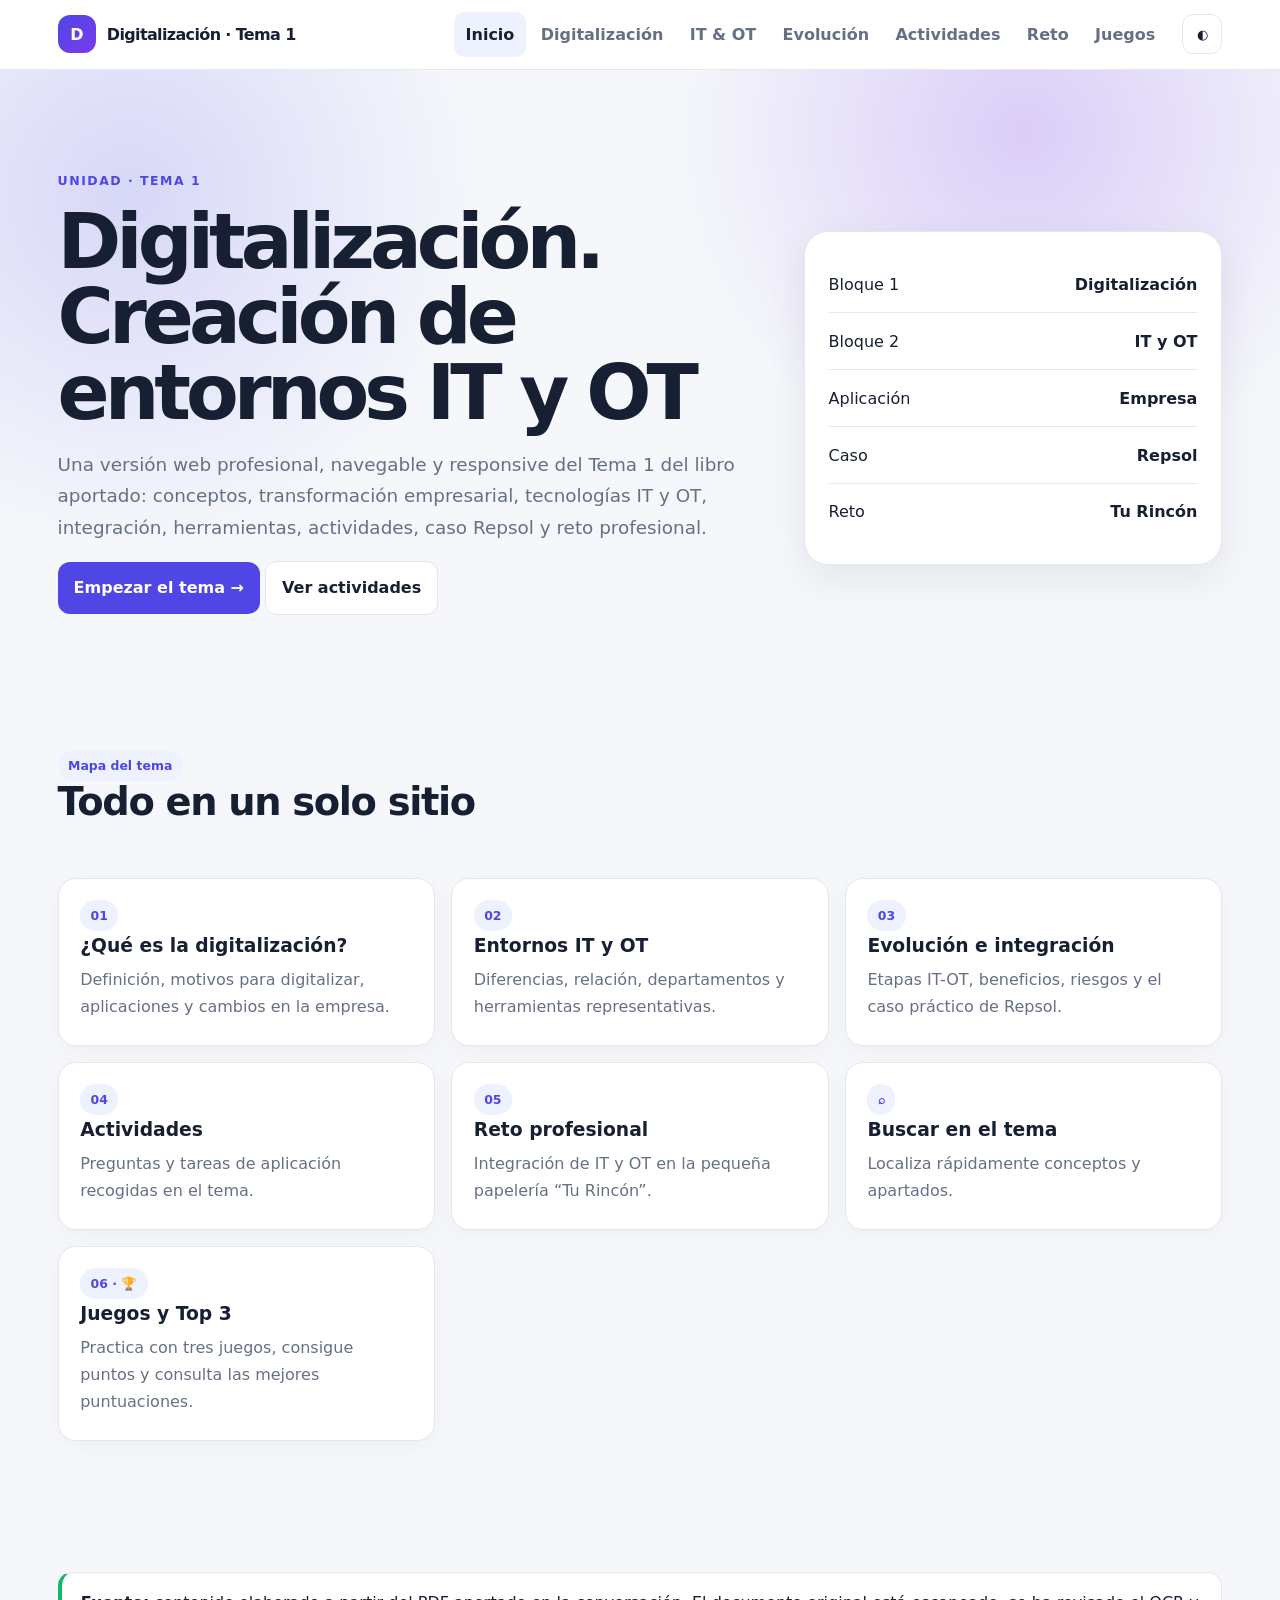
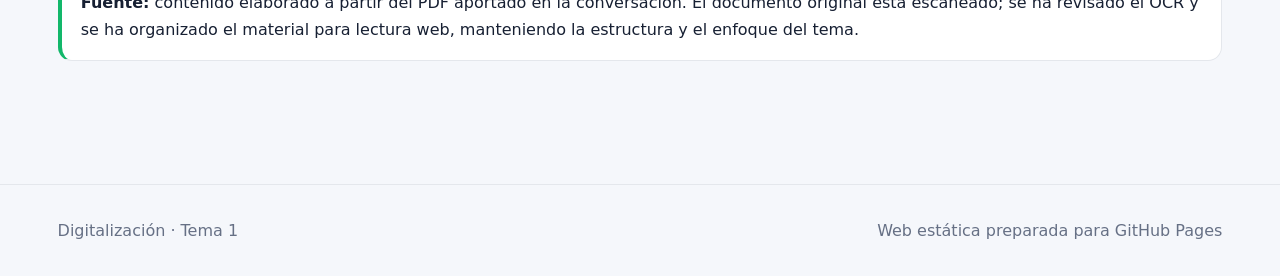
<file: index.html>
<!doctype html><html lang="es"><head><meta charset="utf-8"><meta name="viewport" content="width=device-width,initial-scale=1">
<title>Inicio · Digitalización</title><meta name="description" content="Tema 1: Digitalización. Creación de entornos IT y OT. Web educativa basada en el libro aportado.">
<link rel="stylesheet" href="styles.css"></head><body>
<a class="skip" href="#main">Saltar al contenido</a>
<header class="topbar"><nav class="nav">
<a class="logo" href="index.html"><span class="logo-badge">D</span><span>Digitalización · Tema 1</span></a>
<button class="iconbtn menu" data-menu aria-label="Abrir menú">☰</button>
<div class="navlinks">
<a href="index.html">Inicio</a><a href="digitalizacion.html">Digitalización</a>
<a href="it-ot.html">IT & OT</a><a href="evolucion.html">Evolución</a>
<a href="actividades.html">Actividades</a><a href="reto.html">Reto</a><a href="juegos.html">Juegos</a>
</div>
<div class="actions"><button class="iconbtn" data-theme-toggle aria-label="Cambiar tema">◐</button></div>
</nav></header>
<main id="main">
<section class="hero"><div class="hero-inner">
<div><span class="eyebrow">Unidad · Tema 1</span><h1>Digitalización.<br>Creación de entornos IT y OT</h1>
<p class="lead">Una versión web profesional, navegable y responsive del Tema 1 del libro aportado: conceptos, transformación empresarial, tecnologías IT y OT, integración, herramientas, actividades, caso Repsol y reto profesional.</p>
<p><a class="btn" href="digitalizacion.html">Empezar el tema →</a> <a class="btn secondary" href="actividades.html">Ver actividades</a></p></div>
<div class="hero-card"><div class="metric"><span>Bloque 1</span><strong>Digitalización</strong></div><div class="metric"><span>Bloque 2</span><strong>IT y OT</strong></div><div class="metric"><span>Aplicación</span><strong>Empresa</strong></div><div class="metric"><span>Caso</span><strong>Repsol</strong></div><div class="metric"><span>Reto</span><strong>Tu Rincón</strong></div></div>
</div></section>
<section class="container"><div class="section-head"><div><span class="badge">Mapa del tema</span><h2>Todo en un solo sitio</h2></div></div>
<div class="grid">
<a class="card" href="digitalizacion.html"><span class="badge">01</span><h3>¿Qué es la digitalización?</h3><p>Definición, motivos para digitalizar, aplicaciones y cambios en la empresa.</p></a>
<a class="card" href="it-ot.html"><span class="badge">02</span><h3>Entornos IT y OT</h3><p>Diferencias, relación, departamentos y herramientas representativas.</p></a>
<a class="card" href="evolucion.html"><span class="badge">03</span><h3>Evolución e integración</h3><p>Etapas IT-OT, beneficios, riesgos y el caso práctico de Repsol.</p></a>
<a class="card" href="actividades.html"><span class="badge">04</span><h3>Actividades</h3><p>Preguntas y tareas de aplicación recogidas en el tema.</p></a>
<a class="card" href="reto.html"><span class="badge">05</span><h3>Reto profesional</h3><p>Integración de IT y OT en la pequeña papelería “Tu Rincón”.</p></a>
<a class="card" href="digitalizacion.html#buscador"><span class="badge">⌕</span><h3>Buscar en el tema</h3><p>Localiza rápidamente conceptos y apartados.</p></a>
<a class="card" href="juegos.html"><span class="badge">06 · 🏆</span><h3>Juegos y Top 3</h3><p>Practica con tres juegos, consigue puntos y consulta las mejores puntuaciones.</p></a>
</div></section>
<section class="container"><div class="callout ok"><strong>Fuente:</strong> contenido elaborado a partir del PDF aportado en la conversación. El documento original está escaneado; se ha revisado el OCR y se ha organizado el material para lectura web, manteniendo la estructura y el enfoque del tema.</div></section>
</main>
<footer><div class="footer"><span>Digitalización · Tema 1</span><span>Web estática preparada para GitHub Pages</span></div></footer>
<script src="app.js"></script></body></html>
</file>
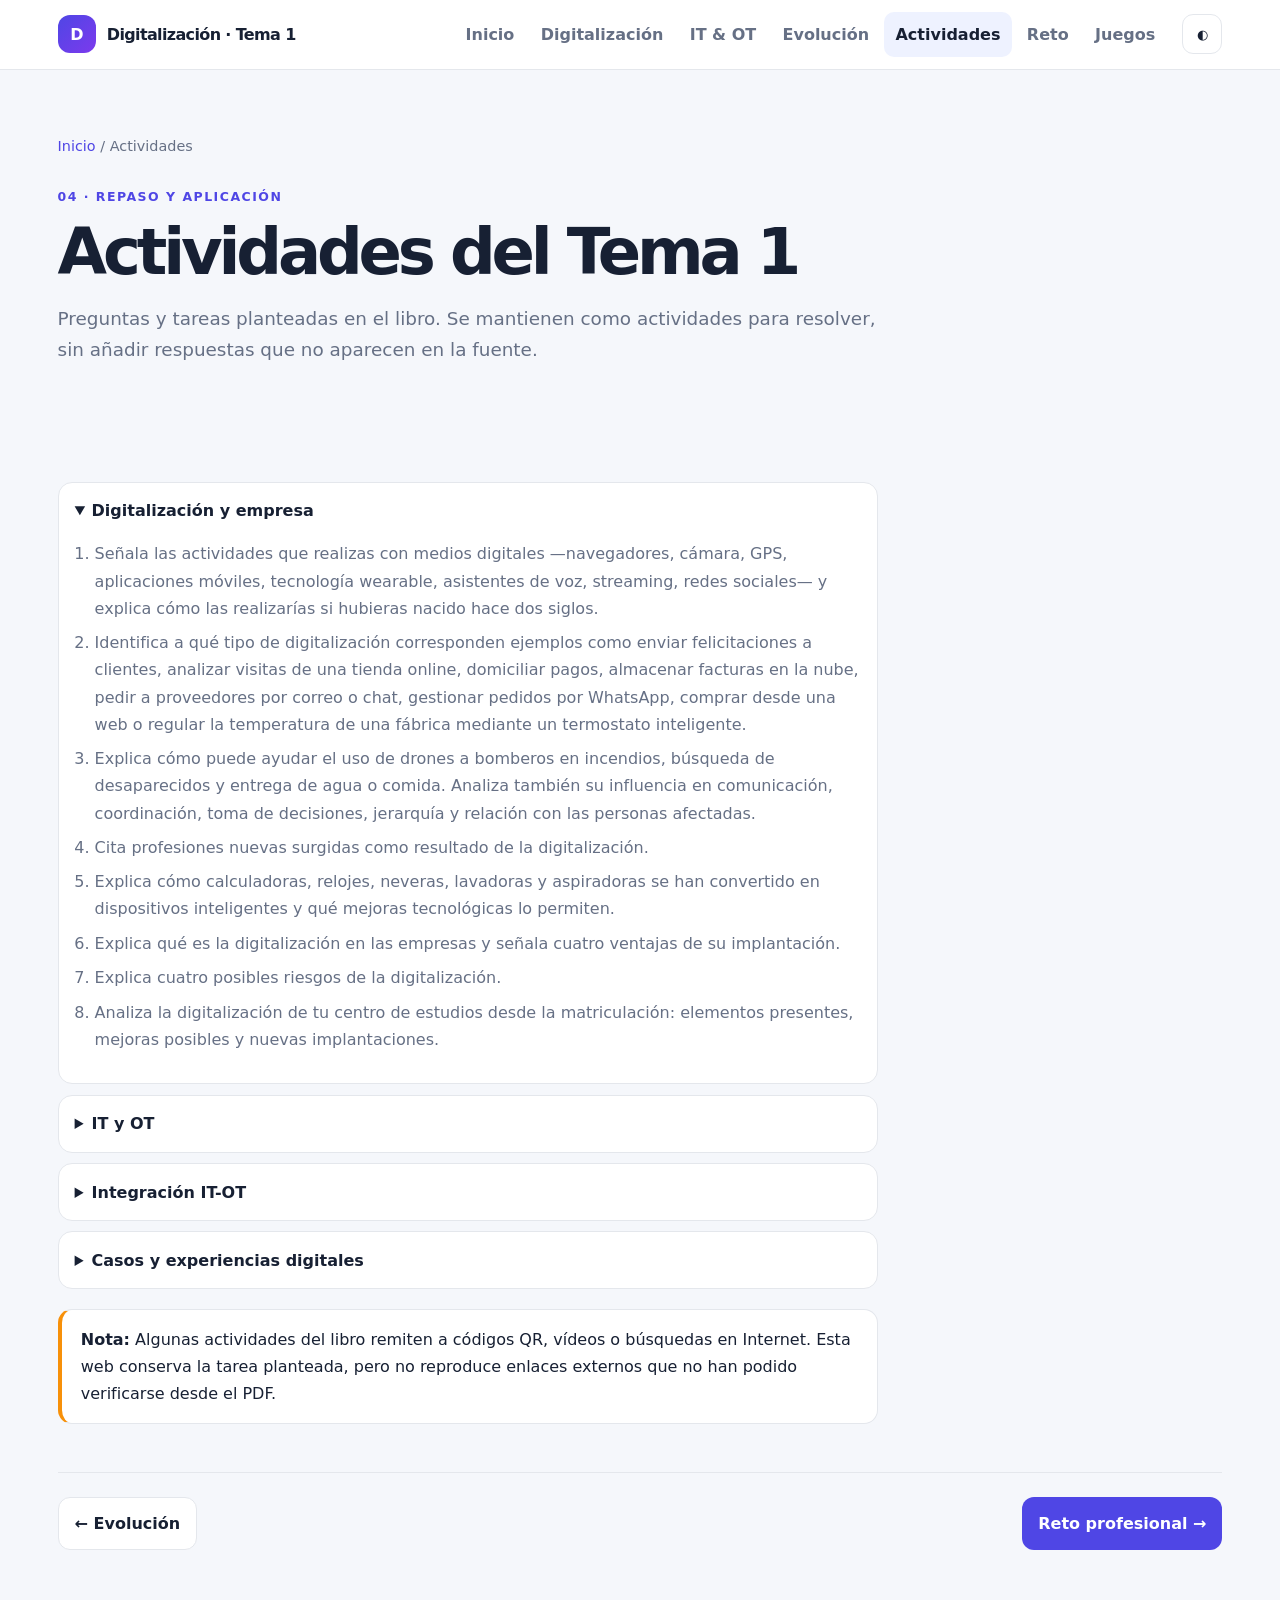
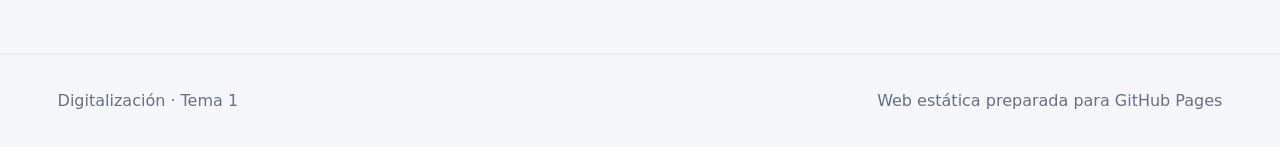
<file: actividades.html>
<!doctype html><html lang="es"><head><meta charset="utf-8"><meta name="viewport" content="width=device-width,initial-scale=1">
<title>Actividades · Digitalización</title><meta name="description" content="Tema 1: Digitalización. Creación de entornos IT y OT. Web educativa basada en el libro aportado.">
<link rel="stylesheet" href="styles.css"></head><body>
<a class="skip" href="#main">Saltar al contenido</a>
<header class="topbar"><nav class="nav">
<a class="logo" href="index.html"><span class="logo-badge">D</span><span>Digitalización · Tema 1</span></a>
<button class="iconbtn menu" data-menu aria-label="Abrir menú">☰</button>
<div class="navlinks">
<a href="index.html">Inicio</a><a href="digitalizacion.html">Digitalización</a>
<a href="it-ot.html">IT & OT</a><a href="evolucion.html">Evolución</a>
<a href="actividades.html">Actividades</a><a href="reto.html">Reto</a><a href="juegos.html">Juegos</a>
</div>
<div class="actions"><button class="iconbtn" data-theme-toggle aria-label="Cambiar tema">◐</button></div>
</nav></header>
<main id="main">
<section class="hero-small"><div class="breadcrumb"><a href="index.html">Inicio</a> / Actividades</div><span class="eyebrow">04 · Repaso y aplicación</span>
<h1>Actividades del Tema 1</h1><p class="lead">Preguntas y tareas planteadas en el libro. Se mantienen como actividades para resolver, sin añadir respuestas que no aparecen en la fuente.</p></section>
<section class="container">
<div class="content">
<details open><summary>Digitalización y empresa</summary>
<ol class="list">
<li>Señala las actividades que realizas con medios digitales —navegadores, cámara, GPS, aplicaciones móviles, tecnología wearable, asistentes de voz, streaming, redes sociales— y explica cómo las realizarías si hubieras nacido hace dos siglos.</li>
<li>Identifica a qué tipo de digitalización corresponden ejemplos como enviar felicitaciones a clientes, analizar visitas de una tienda online, domiciliar pagos, almacenar facturas en la nube, pedir a proveedores por correo o chat, gestionar pedidos por WhatsApp, comprar desde una web o regular la temperatura de una fábrica mediante un termostato inteligente.</li>
<li>Explica cómo puede ayudar el uso de drones a bomberos en incendios, búsqueda de desaparecidos y entrega de agua o comida. Analiza también su influencia en comunicación, coordinación, toma de decisiones, jerarquía y relación con las personas afectadas.</li>
<li>Cita profesiones nuevas surgidas como resultado de la digitalización.</li>
<li>Explica cómo calculadoras, relojes, neveras, lavadoras y aspiradoras se han convertido en dispositivos inteligentes y qué mejoras tecnológicas lo permiten.</li>
<li>Explica qué es la digitalización en las empresas y señala cuatro ventajas de su implantación.</li>
<li>Explica cuatro posibles riesgos de la digitalización.</li>
<li>Analiza la digitalización de tu centro de estudios desde la matriculación: elementos presentes, mejoras posibles y nuevas implantaciones.</li>
</ol></details>

<details><summary>IT y OT</summary><ol class="list">
<li>Clasifica herramientas y tecnologías según pertenezcan a digitalización en planta (OT) o en negocio (IT): sensores, analítica de datos, redes industriales, nube, gemelos digitales, comercio electrónico, ERP, IA/aprendizaje automático, RPA, realidad aumentada/virtual e IoT industrial.</li>
<li>Explica por qué IT se compara con el “cerebro de la empresa” y OT con los “brazos y piernas”.</li>
<li>Analiza tu sector profesional y aporta al menos cuatro ejemplos de IT y cuatro de OT. Valora cuáles tienen mayor impacto.</li>
<li>Explica la diferencia entre la etapa de IT y OT diferenciadas y la integración de ambas.</li>
<li>Enumera cuatro habilidades importantes para los empleados desde la integración IT-OT y valora si las posees.</li>
<li>Investiga usos actuales de IA en medicina, educación, hostelería y logística.</li>
<li>Reflexiona sobre los posibles riesgos de la IA y las medidas para evitarlos.</li>
<li>Investiga las propuestas europeas relacionadas con la futura regulación de la IA.</li>
<li>Investiga la Agencia Española de Supervisión de la Inteligencia Artificial: ubicación, objetivos, competencias y organismos similares.</li>
<li>Explica el objetivo del Departamento de Desarrollo de Software y en qué sectores es habitual.</li>
<li>Explica cuándo es especialmente necesaria la presencia de un Departamento de Desarrollo Web y Multimedia.</li>
<li>Analiza alternativas para una empresa que no tenga departamento propio de IT.</li>
<li>Analiza afirmaciones sobre phishing y suplantación de identidad.</li>
</ol></details>

<details><summary>Integración IT-OT</summary><ol class="list">
<li>Explica los principales beneficios de automatizar procesos en una empresa.</li>
<li>Explica los objetivos de seguridad en los que se centran IT y OT.</li>
<li>Analiza cómo la digitalización facilita la personalización de productos y servicios y mejora la experiencia del cliente.</li>
<li>Explica los efectos que puede producir la integración IT-OT en una empresa.</li>
<li>Propón una integración tecnológica IT-OT para una empresa relacionada con tu sector profesional.</li>
<li>Identifica obstáculos y dificultades de la integración IT-OT.</li>
<li>Relaciona afirmaciones con IT, OT o ambas: recopilar y analizar información; emplear sistemas de automatización; emplear software, redes y aplicaciones; buscar mejorar la eficiencia.</li>
</ol></details>

<details><summary>Casos y experiencias digitales</summary><ol class="list">
<li>Reflexiona sobre el uso de realidad aumentada en compras y restauración.</li>
<li>Analiza para qué utilizas asistentes virtuales como Siri, Alexa o Google Assistant y qué aplicaciones podrían tener en una empresa de tu sector.</li>
<li>Investiga puestos de trabajo que hayan desaparecido o reducido por nuevas tecnologías y otros que hayan surgido.</li>
<li>Explica por qué la automatización y mecanización se consideran imprescindibles en muchas empresas.</li>
<li>Explica por qué el análisis de datos es indispensable para el comercio electrónico, con ejemplos relacionados con publicidad, decisiones o satisfacción del cliente.</li>
<li>Investiga riesgos de seguridad asociados a códigos QR y crea uno que enlace a la información encontrada.</li>
<li>Analiza ventajas y desventajas de una compra online frente a una compra presencial y los sistemas de seguridad del proceso.</li>
</ol></details>

<div class="callout warn"><strong>Nota:</strong> Algunas actividades del libro remiten a códigos QR, vídeos o búsquedas en Internet. Esta web conserva la tarea planteada, pero no reproduce enlaces externos que no han podido verificarse desde el PDF.</div>
</div>
<div class="page-nav"><a class="btn secondary" href="evolucion.html">← Evolución</a><a class="btn" href="reto.html">Reto profesional →</a></div>
</section>
</main>
<footer><div class="footer"><span>Digitalización · Tema 1</span><span>Web estática preparada para GitHub Pages</span></div></footer>
<script src="app.js"></script></body></html>
</file>
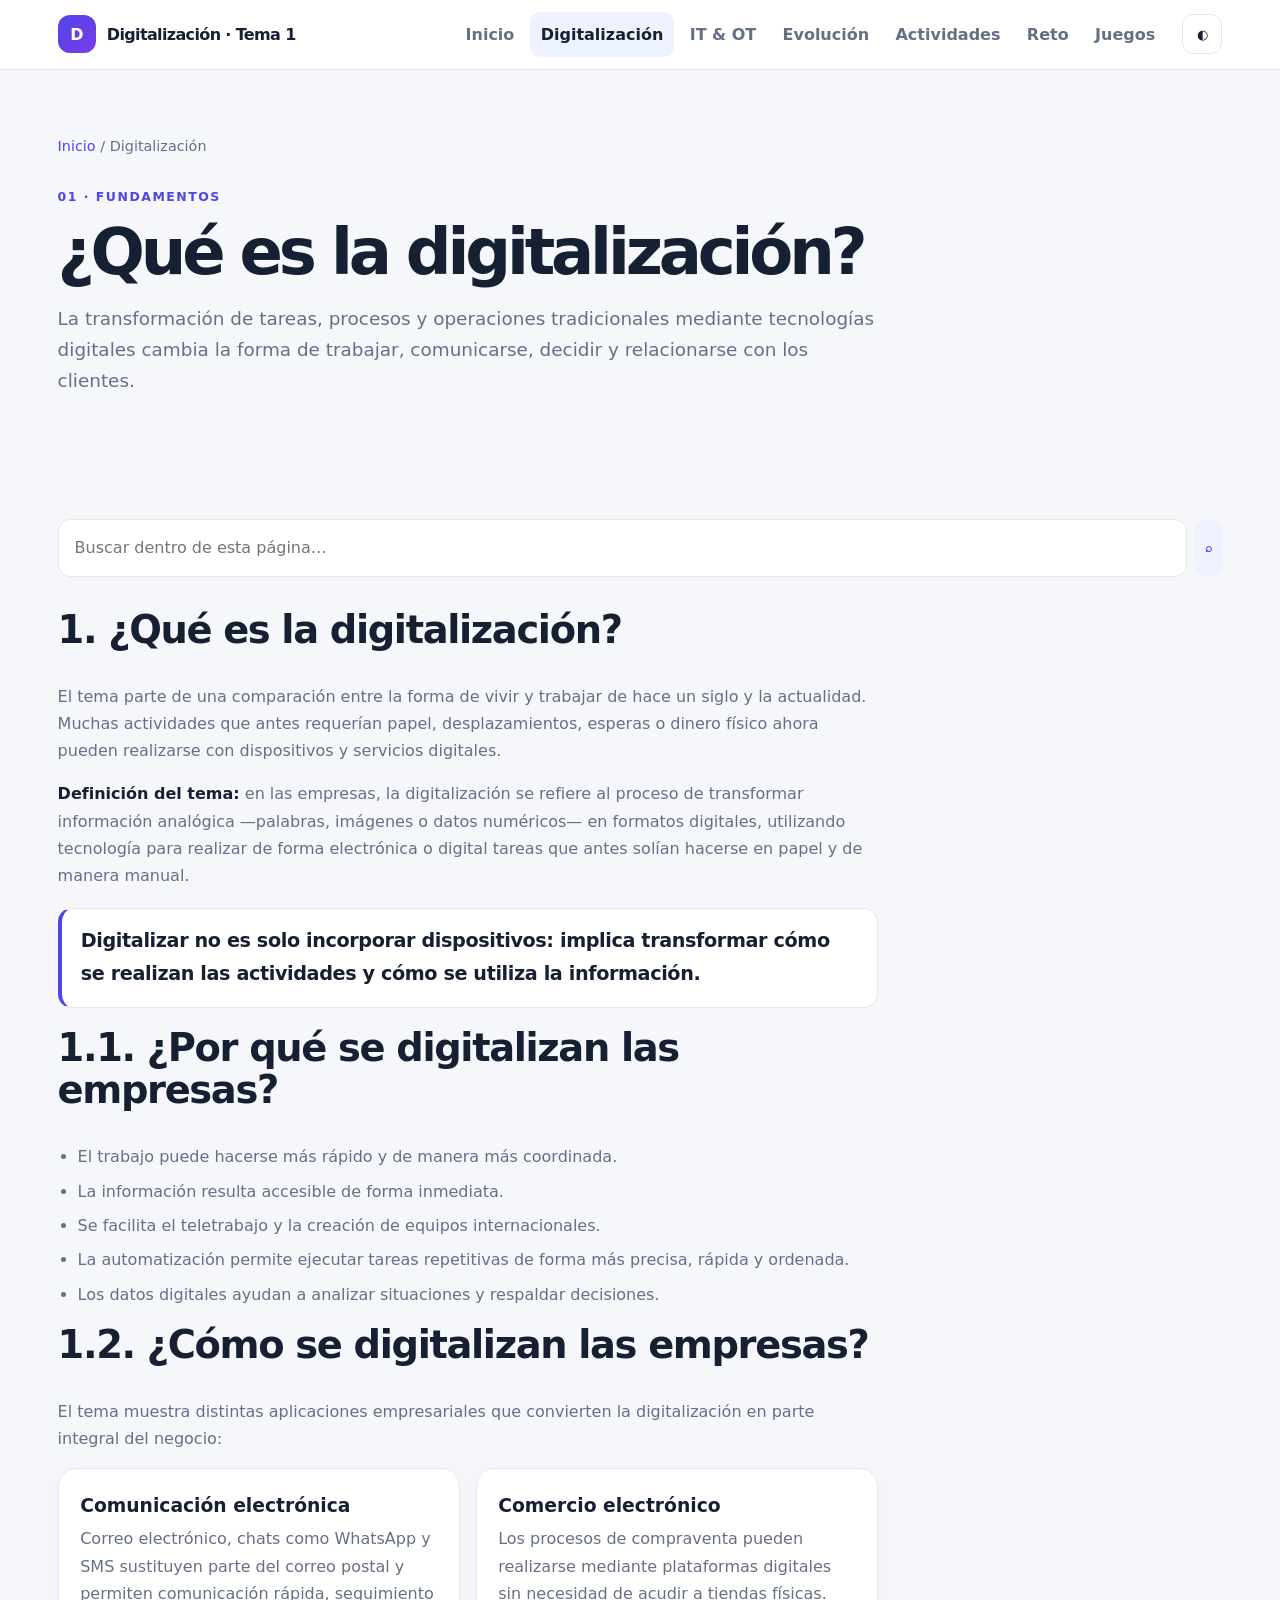
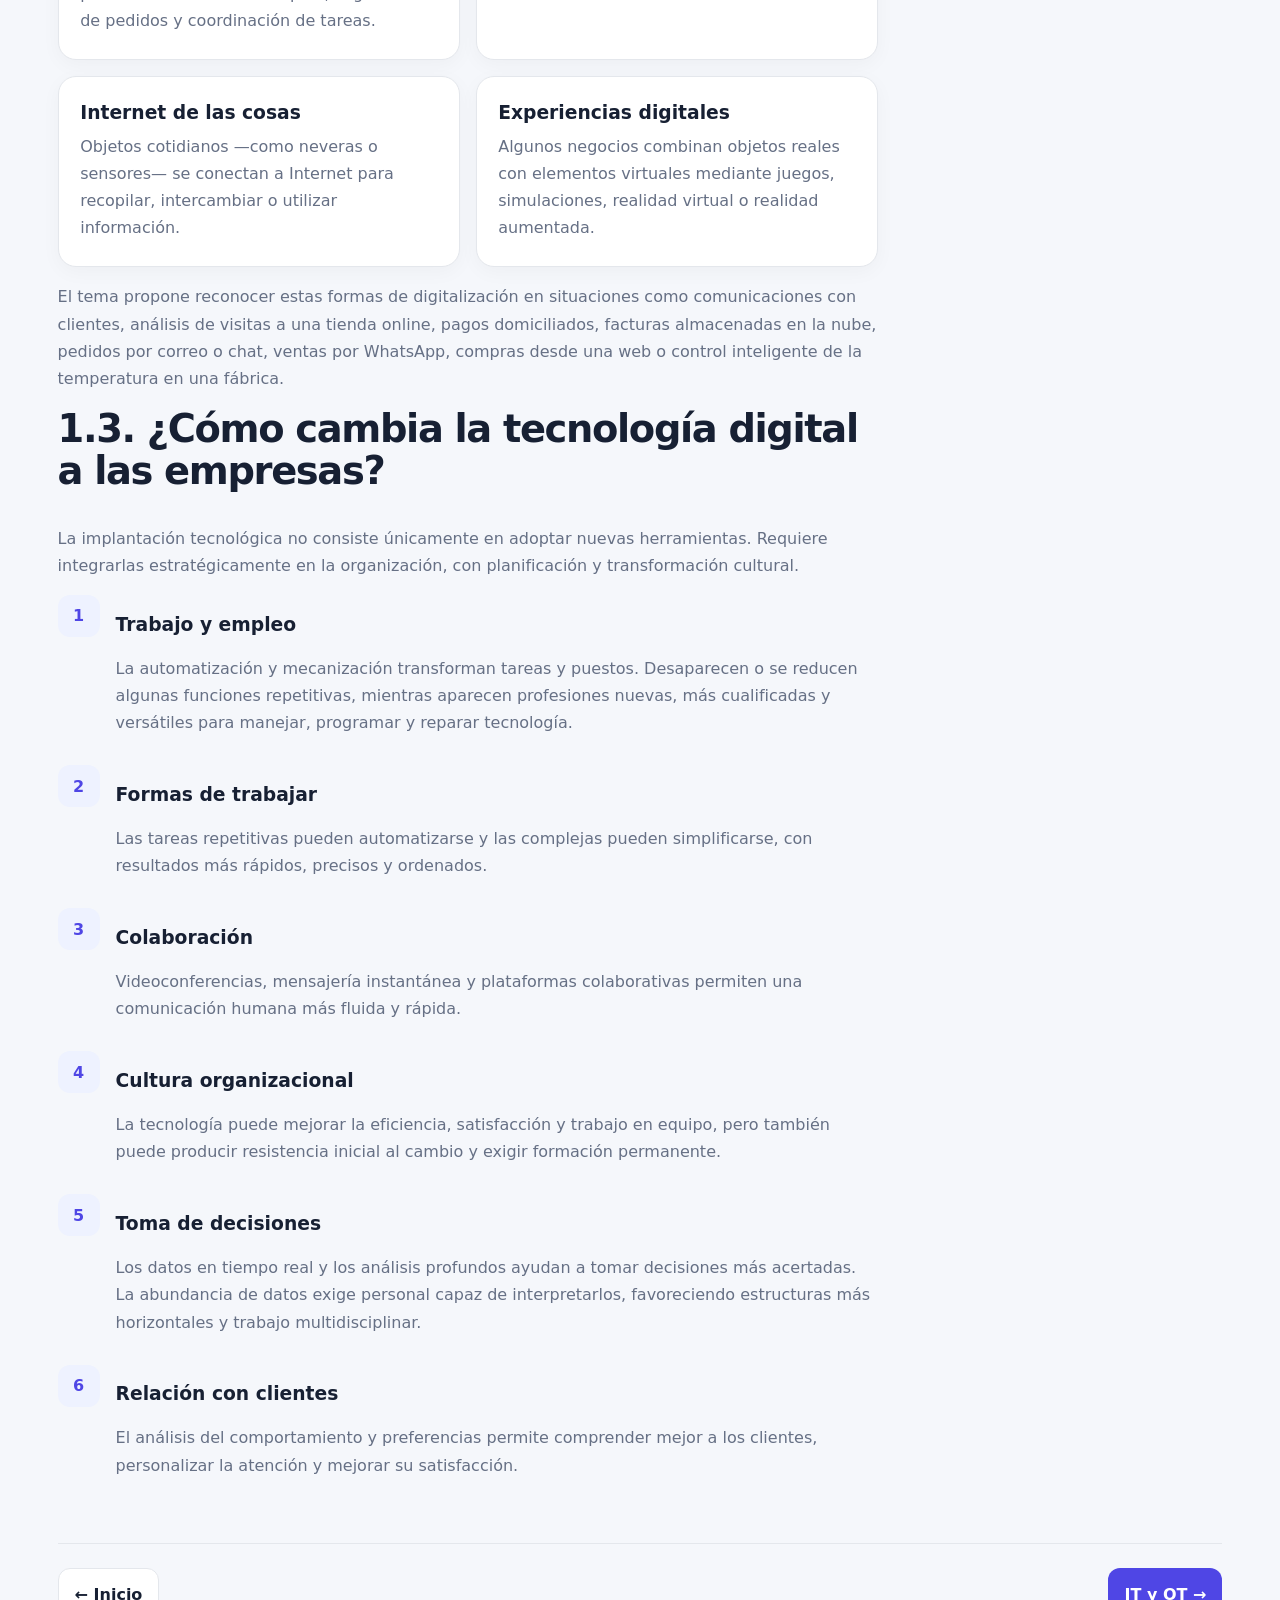
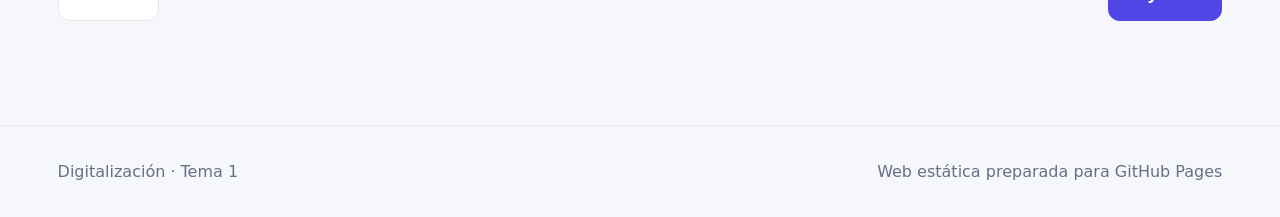
<file: digitalizacion.html>
<!doctype html><html lang="es"><head><meta charset="utf-8"><meta name="viewport" content="width=device-width,initial-scale=1">
<title>Digitalización · Digitalización</title><meta name="description" content="Tema 1: Digitalización. Creación de entornos IT y OT. Web educativa basada en el libro aportado.">
<link rel="stylesheet" href="styles.css"></head><body>
<a class="skip" href="#main">Saltar al contenido</a>
<header class="topbar"><nav class="nav">
<a class="logo" href="index.html"><span class="logo-badge">D</span><span>Digitalización · Tema 1</span></a>
<button class="iconbtn menu" data-menu aria-label="Abrir menú">☰</button>
<div class="navlinks">
<a href="index.html">Inicio</a><a href="digitalizacion.html">Digitalización</a>
<a href="it-ot.html">IT & OT</a><a href="evolucion.html">Evolución</a>
<a href="actividades.html">Actividades</a><a href="reto.html">Reto</a><a href="juegos.html">Juegos</a>
</div>
<div class="actions"><button class="iconbtn" data-theme-toggle aria-label="Cambiar tema">◐</button></div>
</nav></header>
<main id="main">
<section class="hero-small"><div class="breadcrumb"><a href="index.html">Inicio</a> / Digitalización</div><span class="eyebrow">01 · Fundamentos</span>
<h1>¿Qué es la digitalización?</h1><p class="lead">La transformación de tareas, procesos y operaciones tradicionales mediante tecnologías digitales cambia la forma de trabajar, comunicarse, decidir y relacionarse con los clientes.</p></section>
<section class="container">
<div id="buscador" class="searchbox"><input data-search placeholder="Buscar dentro de esta página…"><span class="badge">⌕</span></div>
<div class="content">
<article data-searchable><h2>1. ¿Qué es la digitalización?</h2>
<p>El tema parte de una comparación entre la forma de vivir y trabajar de hace un siglo y la actualidad. Muchas actividades que antes requerían papel, desplazamientos, esperas o dinero físico ahora pueden realizarse con dispositivos y servicios digitales.</p>
<p><strong>Definición del tema:</strong> en las empresas, la digitalización se refiere al proceso de transformar información analógica —palabras, imágenes o datos numéricos— en formatos digitales, utilizando tecnología para realizar de forma electrónica o digital tareas que antes solían hacerse en papel y de manera manual.</p>
<div class="callout"><span class="quote">Digitalizar no es solo incorporar dispositivos: implica transformar cómo se realizan las actividades y cómo se utiliza la información.</span></div></article>

<article data-searchable><h2>1.1. ¿Por qué se digitalizan las empresas?</h2>
<ul class="list"><li>El trabajo puede hacerse más rápido y de manera más coordinada.</li><li>La información resulta accesible de forma inmediata.</li><li>Se facilita el teletrabajo y la creación de equipos internacionales.</li><li>La automatización permite ejecutar tareas repetitivas de forma más precisa, rápida y ordenada.</li><li>Los datos digitales ayudan a analizar situaciones y respaldar decisiones.</li></ul></article>

<article data-searchable><h2>1.2. ¿Cómo se digitalizan las empresas?</h2>
<p>El tema muestra distintas aplicaciones empresariales que convierten la digitalización en parte integral del negocio:</p>
<div class="grid two">
<div class="card"><h3>Comunicación electrónica</h3><p>Correo electrónico, chats como WhatsApp y SMS sustituyen parte del correo postal y permiten comunicación rápida, seguimiento de pedidos y coordinación de tareas.</p></div>
<div class="card"><h3>Comercio electrónico</h3><p>Los procesos de compraventa pueden realizarse mediante plataformas digitales sin necesidad de acudir a tiendas físicas.</p></div>
<div class="card"><h3>Internet de las cosas</h3><p>Objetos cotidianos —como neveras o sensores— se conectan a Internet para recopilar, intercambiar o utilizar información.</p></div>
<div class="card"><h3>Experiencias digitales</h3><p>Algunos negocios combinan objetos reales con elementos virtuales mediante juegos, simulaciones, realidad virtual o realidad aumentada.</p></div>
</div>
<p>El tema propone reconocer estas formas de digitalización en situaciones como comunicaciones con clientes, análisis de visitas a una tienda online, pagos domiciliados, facturas almacenadas en la nube, pedidos por correo o chat, ventas por WhatsApp, compras desde una web o control inteligente de la temperatura en una fábrica.</p></article>

<article data-searchable><h2>1.3. ¿Cómo cambia la tecnología digital a las empresas?</h2>
<p>La implantación tecnológica no consiste únicamente en adoptar nuevas herramientas. Requiere integrarlas estratégicamente en la organización, con planificación y transformación cultural.</p>
<div class="steps">
<div class="step"><div><h3>Trabajo y empleo</h3><p>La automatización y mecanización transforman tareas y puestos. Desaparecen o se reducen algunas funciones repetitivas, mientras aparecen profesiones nuevas, más cualificadas y versátiles para manejar, programar y reparar tecnología.</p></div></div>
<div class="step"><div><h3>Formas de trabajar</h3><p>Las tareas repetitivas pueden automatizarse y las complejas pueden simplificarse, con resultados más rápidos, precisos y ordenados.</p></div></div>
<div class="step"><div><h3>Colaboración</h3><p>Videoconferencias, mensajería instantánea y plataformas colaborativas permiten una comunicación humana más fluida y rápida.</p></div></div>
<div class="step"><div><h3>Cultura organizacional</h3><p>La tecnología puede mejorar la eficiencia, satisfacción y trabajo en equipo, pero también puede producir resistencia inicial al cambio y exigir formación permanente.</p></div></div>
<div class="step"><div><h3>Toma de decisiones</h3><p>Los datos en tiempo real y los análisis profundos ayudan a tomar decisiones más acertadas. La abundancia de datos exige personal capaz de interpretarlos, favoreciendo estructuras más horizontales y trabajo multidisciplinar.</p></div></div>
<div class="step"><div><h3>Relación con clientes</h3><p>El análisis del comportamiento y preferencias permite comprender mejor a los clientes, personalizar la atención y mejorar su satisfacción.</p></div></div>
</div></article>
</div>
<div class="page-nav"><a class="btn secondary" href="index.html">← Inicio</a><a class="btn" href="it-ot.html">IT y OT →</a></div>
</section>
</main>
<footer><div class="footer"><span>Digitalización · Tema 1</span><span>Web estática preparada para GitHub Pages</span></div></footer>
<script src="app.js"></script></body></html>
</file>
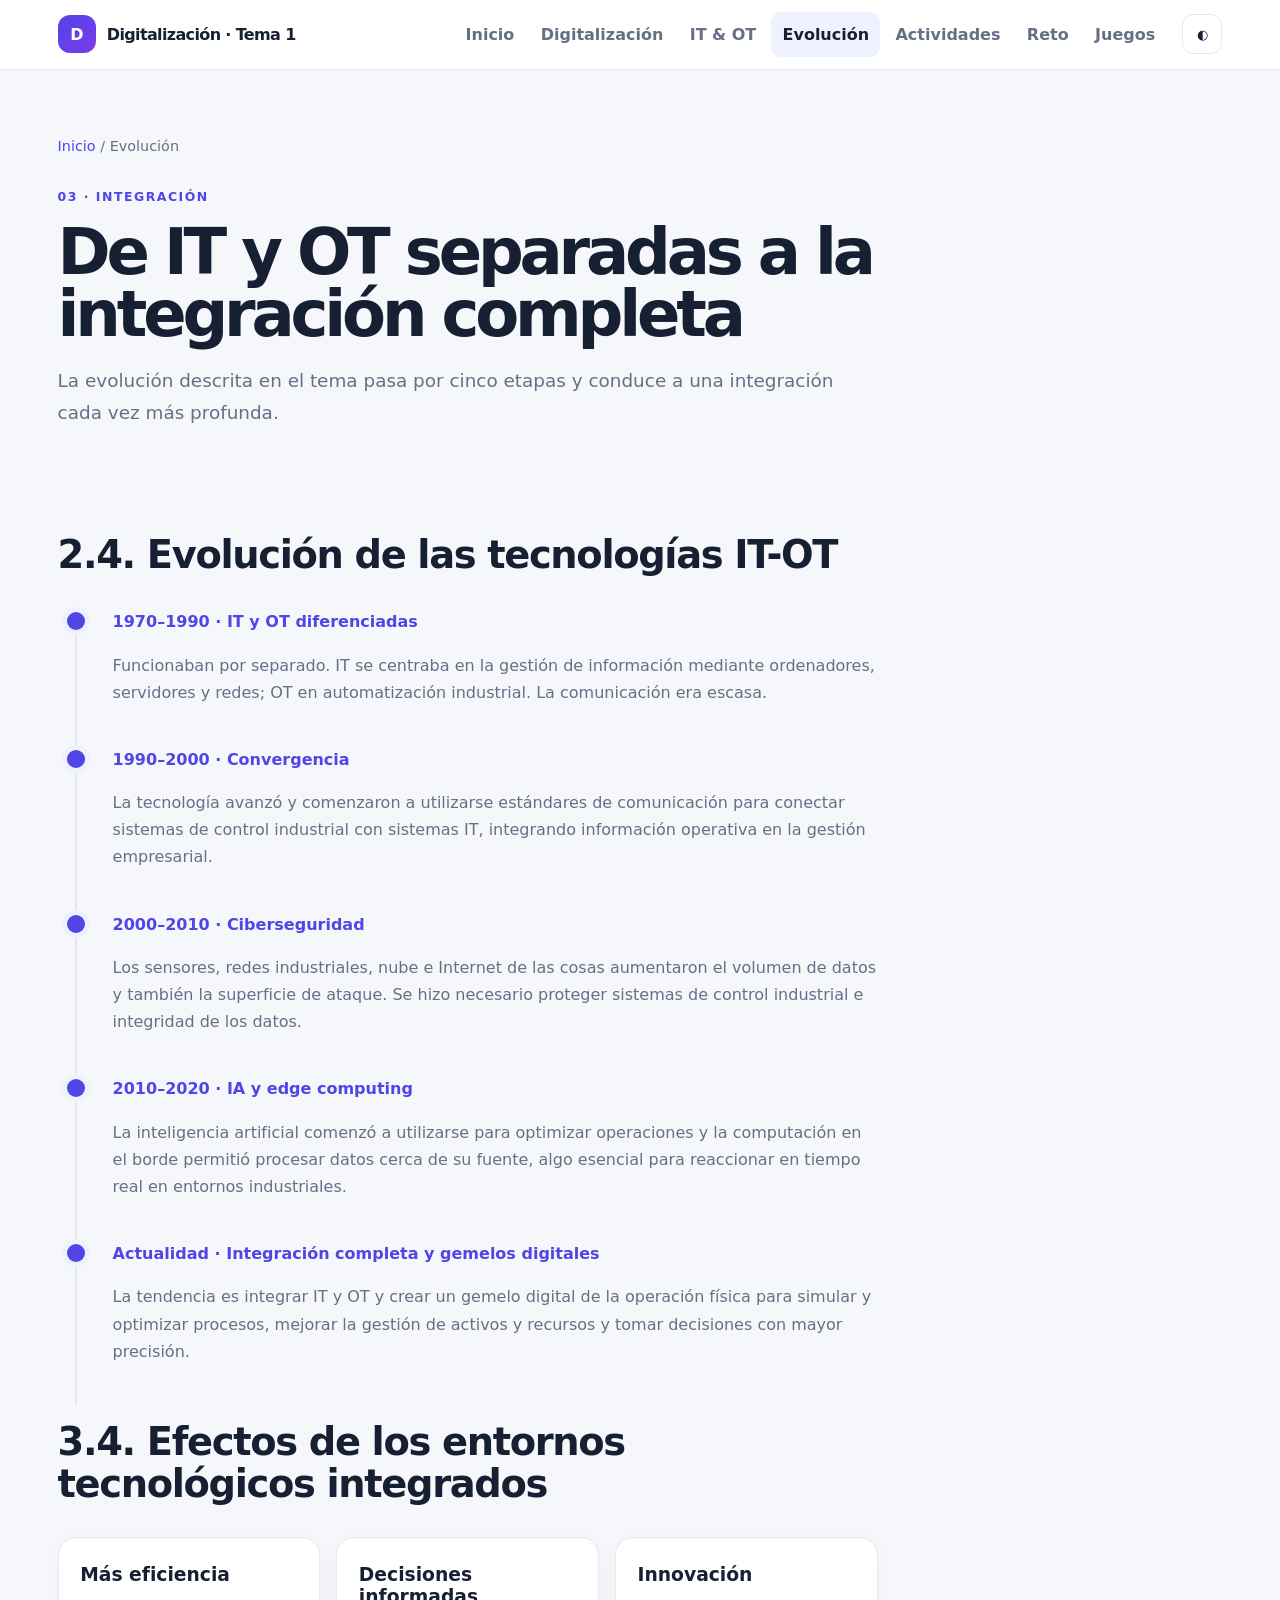
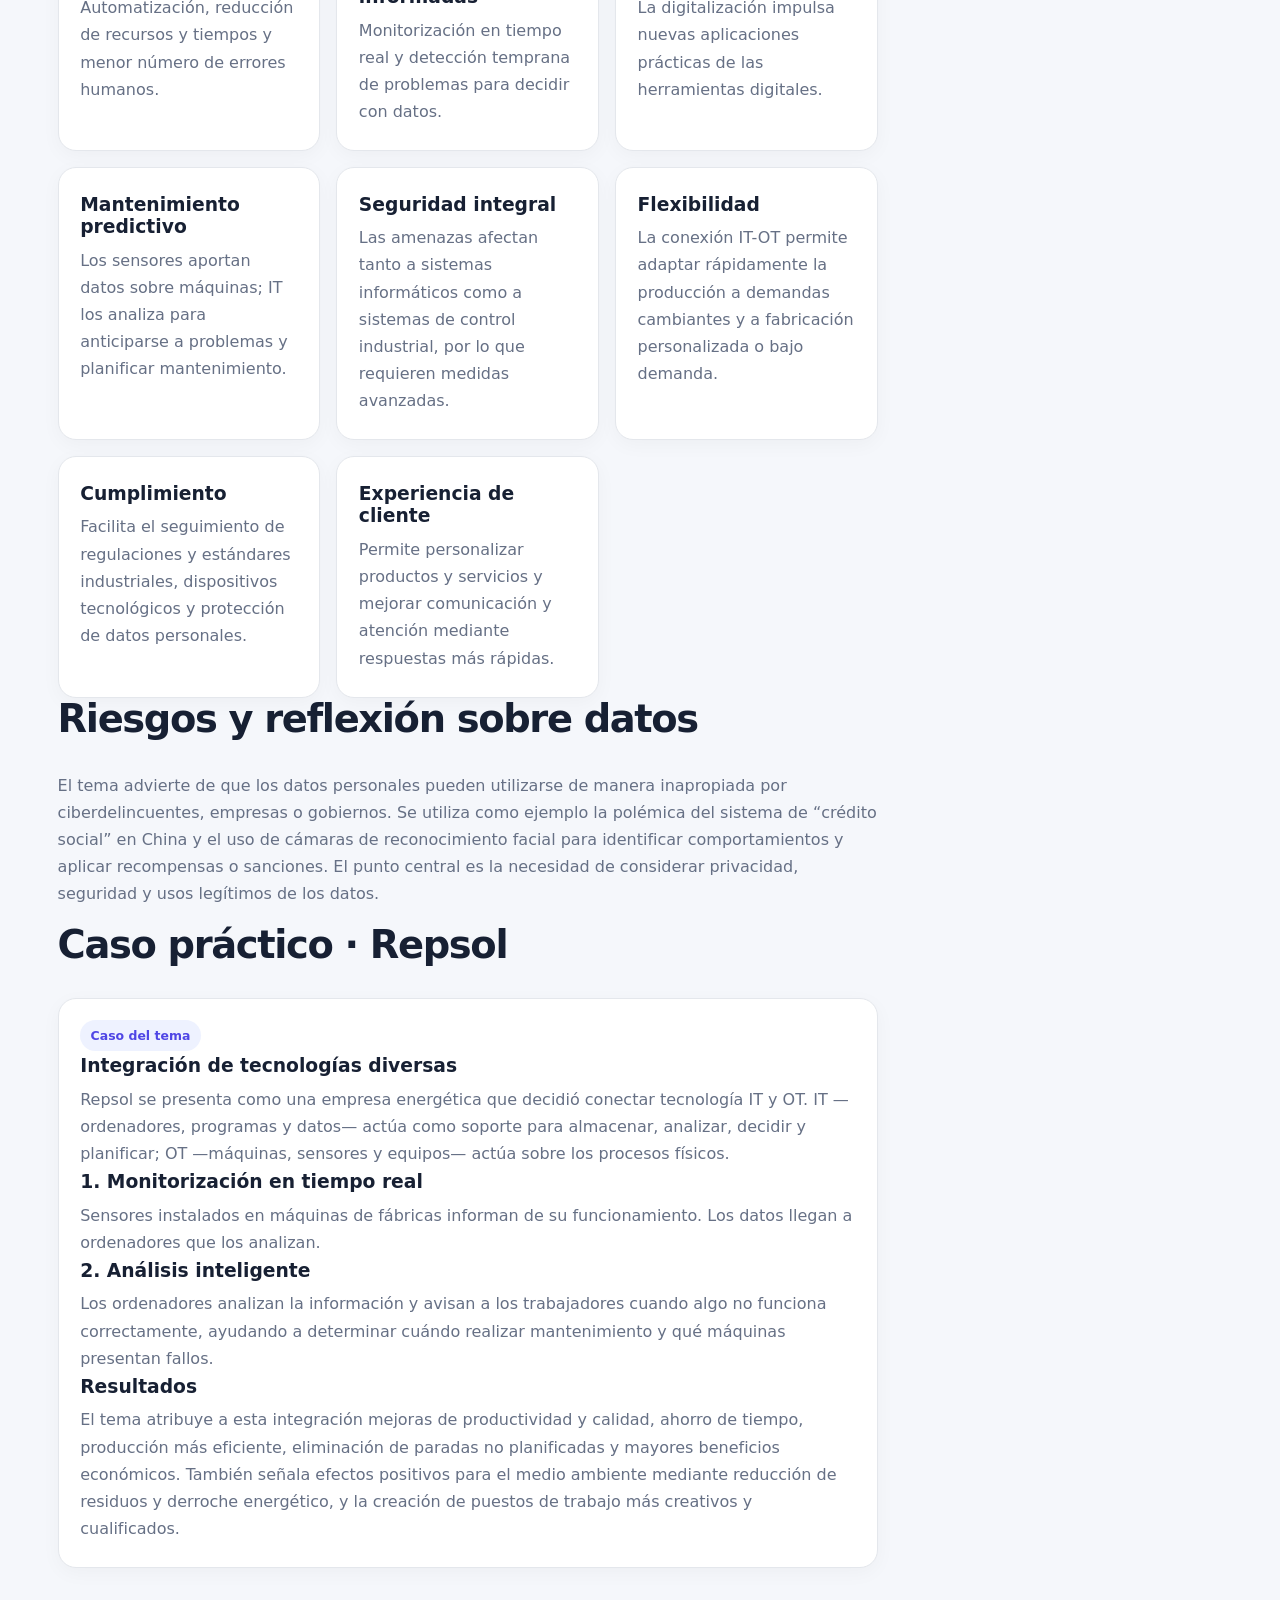
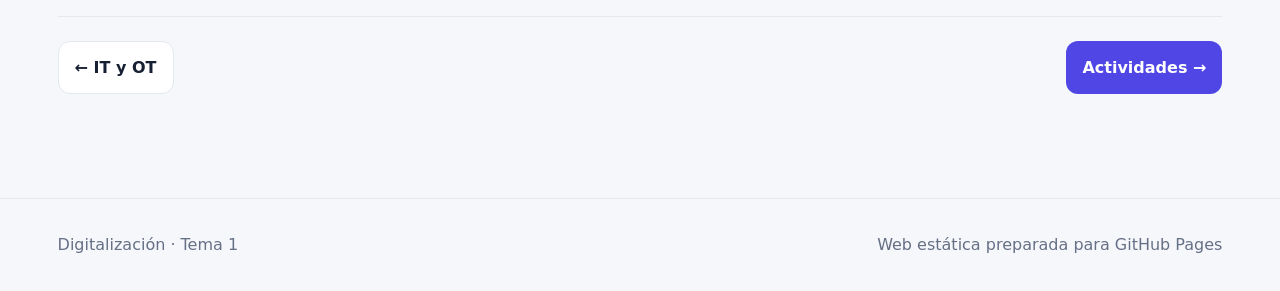
<file: evolucion.html>
<!doctype html><html lang="es"><head><meta charset="utf-8"><meta name="viewport" content="width=device-width,initial-scale=1">
<title>Evolución IT-OT · Digitalización</title><meta name="description" content="Tema 1: Digitalización. Creación de entornos IT y OT. Web educativa basada en el libro aportado.">
<link rel="stylesheet" href="styles.css"></head><body>
<a class="skip" href="#main">Saltar al contenido</a>
<header class="topbar"><nav class="nav">
<a class="logo" href="index.html"><span class="logo-badge">D</span><span>Digitalización · Tema 1</span></a>
<button class="iconbtn menu" data-menu aria-label="Abrir menú">☰</button>
<div class="navlinks">
<a href="index.html">Inicio</a><a href="digitalizacion.html">Digitalización</a>
<a href="it-ot.html">IT & OT</a><a href="evolucion.html">Evolución</a>
<a href="actividades.html">Actividades</a><a href="reto.html">Reto</a><a href="juegos.html">Juegos</a>
</div>
<div class="actions"><button class="iconbtn" data-theme-toggle aria-label="Cambiar tema">◐</button></div>
</nav></header>
<main id="main">
<section class="hero-small"><div class="breadcrumb"><a href="index.html">Inicio</a> / Evolución</div><span class="eyebrow">03 · Integración</span>
<h1>De IT y OT separadas a la integración completa</h1><p class="lead">La evolución descrita en el tema pasa por cinco etapas y conduce a una integración cada vez más profunda.</p></section>
<section class="container">
<div class="content">
<h2>2.4. Evolución de las tecnologías IT-OT</h2>
<div class="timeline">
<div class="tl"><div class="year">1970–1990 · IT y OT diferenciadas</div><p>Funcionaban por separado. IT se centraba en la gestión de información mediante ordenadores, servidores y redes; OT en automatización industrial. La comunicación era escasa.</p></div>
<div class="tl"><div class="year">1990–2000 · Convergencia</div><p>La tecnología avanzó y comenzaron a utilizarse estándares de comunicación para conectar sistemas de control industrial con sistemas IT, integrando información operativa en la gestión empresarial.</p></div>
<div class="tl"><div class="year">2000–2010 · Ciberseguridad</div><p>Los sensores, redes industriales, nube e Internet de las cosas aumentaron el volumen de datos y también la superficie de ataque. Se hizo necesario proteger sistemas de control industrial e integridad de los datos.</p></div>
<div class="tl"><div class="year">2010–2020 · IA y edge computing</div><p>La inteligencia artificial comenzó a utilizarse para optimizar operaciones y la computación en el borde permitió procesar datos cerca de su fuente, algo esencial para reaccionar en tiempo real en entornos industriales.</p></div>
<div class="tl"><div class="year">Actualidad · Integración completa y gemelos digitales</div><p>La tendencia es integrar IT y OT y crear un gemelo digital de la operación física para simular y optimizar procesos, mejorar la gestión de activos y recursos y tomar decisiones con mayor precisión.</p></div>
</div>

<h2>3.4. Efectos de los entornos tecnológicos integrados</h2>
<div class="grid">
<div class="card"><h3>Más eficiencia</h3><p>Automatización, reducción de recursos y tiempos y menor número de errores humanos.</p></div>
<div class="card"><h3>Decisiones informadas</h3><p>Monitorización en tiempo real y detección temprana de problemas para decidir con datos.</p></div>
<div class="card"><h3>Innovación</h3><p>La digitalización impulsa nuevas aplicaciones prácticas de las herramientas digitales.</p></div>
<div class="card"><h3>Mantenimiento predictivo</h3><p>Los sensores aportan datos sobre máquinas; IT los analiza para anticiparse a problemas y planificar mantenimiento.</p></div>
<div class="card"><h3>Seguridad integral</h3><p>Las amenazas afectan tanto a sistemas informáticos como a sistemas de control industrial, por lo que requieren medidas avanzadas.</p></div>
<div class="card"><h3>Flexibilidad</h3><p>La conexión IT-OT permite adaptar rápidamente la producción a demandas cambiantes y a fabricación personalizada o bajo demanda.</p></div>
<div class="card"><h3>Cumplimiento</h3><p>Facilita el seguimiento de regulaciones y estándares industriales, dispositivos tecnológicos y protección de datos personales.</p></div>
<div class="card"><h3>Experiencia de cliente</h3><p>Permite personalizar productos y servicios y mejorar comunicación y atención mediante respuestas más rápidas.</p></div>
</div>

<h2>Riesgos y reflexión sobre datos</h2>
<p>El tema advierte de que los datos personales pueden utilizarse de manera inapropiada por ciberdelincuentes, empresas o gobiernos. Se utiliza como ejemplo la polémica del sistema de “crédito social” en China y el uso de cámaras de reconocimiento facial para identificar comportamientos y aplicar recompensas o sanciones. El punto central es la necesidad de considerar privacidad, seguridad y usos legítimos de los datos.</p>

<h2>Caso práctico · Repsol</h2>
<div class="card"><span class="badge">Caso del tema</span><h3>Integración de tecnologías diversas</h3>
<p>Repsol se presenta como una empresa energética que decidió conectar tecnología IT y OT. IT —ordenadores, programas y datos— actúa como soporte para almacenar, analizar, decidir y planificar; OT —máquinas, sensores y equipos— actúa sobre los procesos físicos.</p>
<h3>1. Monitorización en tiempo real</h3><p>Sensores instalados en máquinas de fábricas informan de su funcionamiento. Los datos llegan a ordenadores que los analizan.</p>
<h3>2. Análisis inteligente</h3><p>Los ordenadores analizan la información y avisan a los trabajadores cuando algo no funciona correctamente, ayudando a determinar cuándo realizar mantenimiento y qué máquinas presentan fallos.</p>
<h3>Resultados</h3><p>El tema atribuye a esta integración mejoras de productividad y calidad, ahorro de tiempo, producción más eficiente, eliminación de paradas no planificadas y mayores beneficios económicos. También señala efectos positivos para el medio ambiente mediante reducción de residuos y derroche energético, y la creación de puestos de trabajo más creativos y cualificados.</p></div>
</div>
<div class="page-nav"><a class="btn secondary" href="it-ot.html">← IT y OT</a><a class="btn" href="actividades.html">Actividades →</a></div>
</section>
</main>
<footer><div class="footer"><span>Digitalización · Tema 1</span><span>Web estática preparada para GitHub Pages</span></div></footer>
<script src="app.js"></script></body></html>
</file>
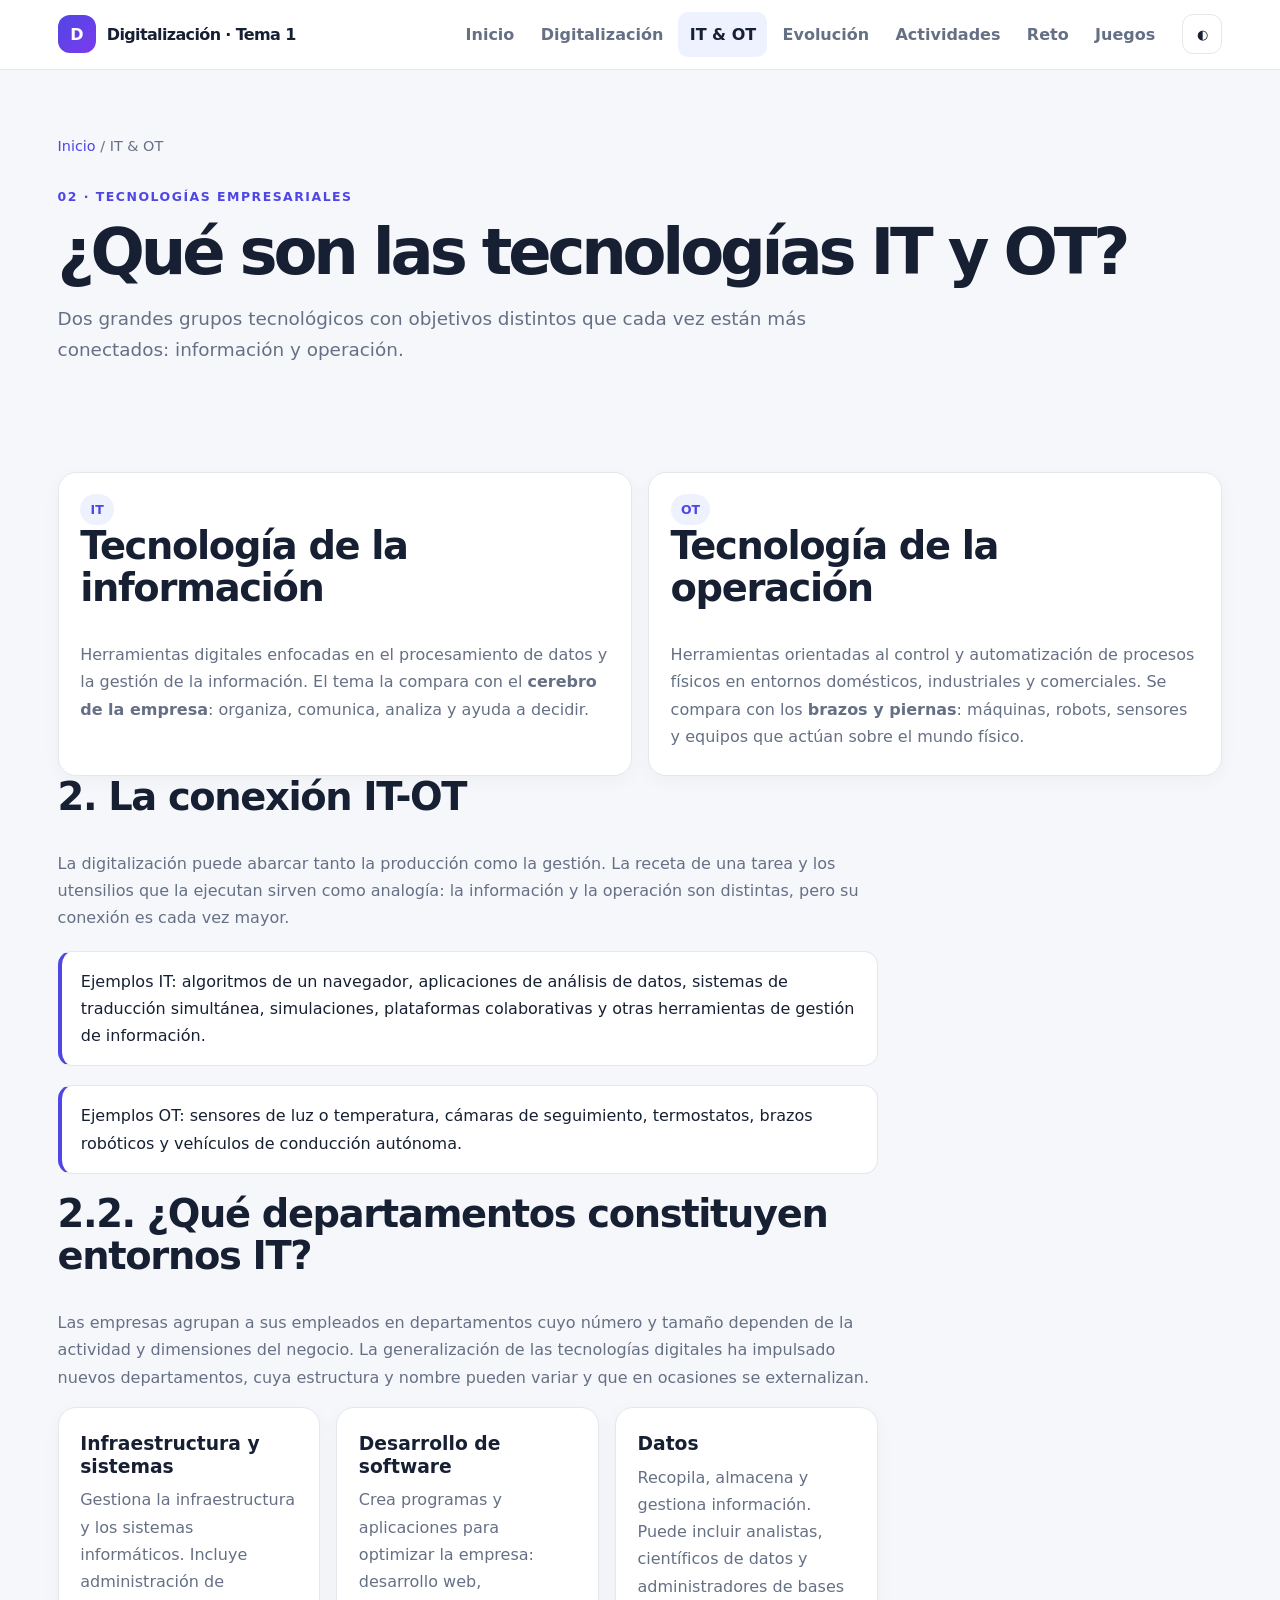
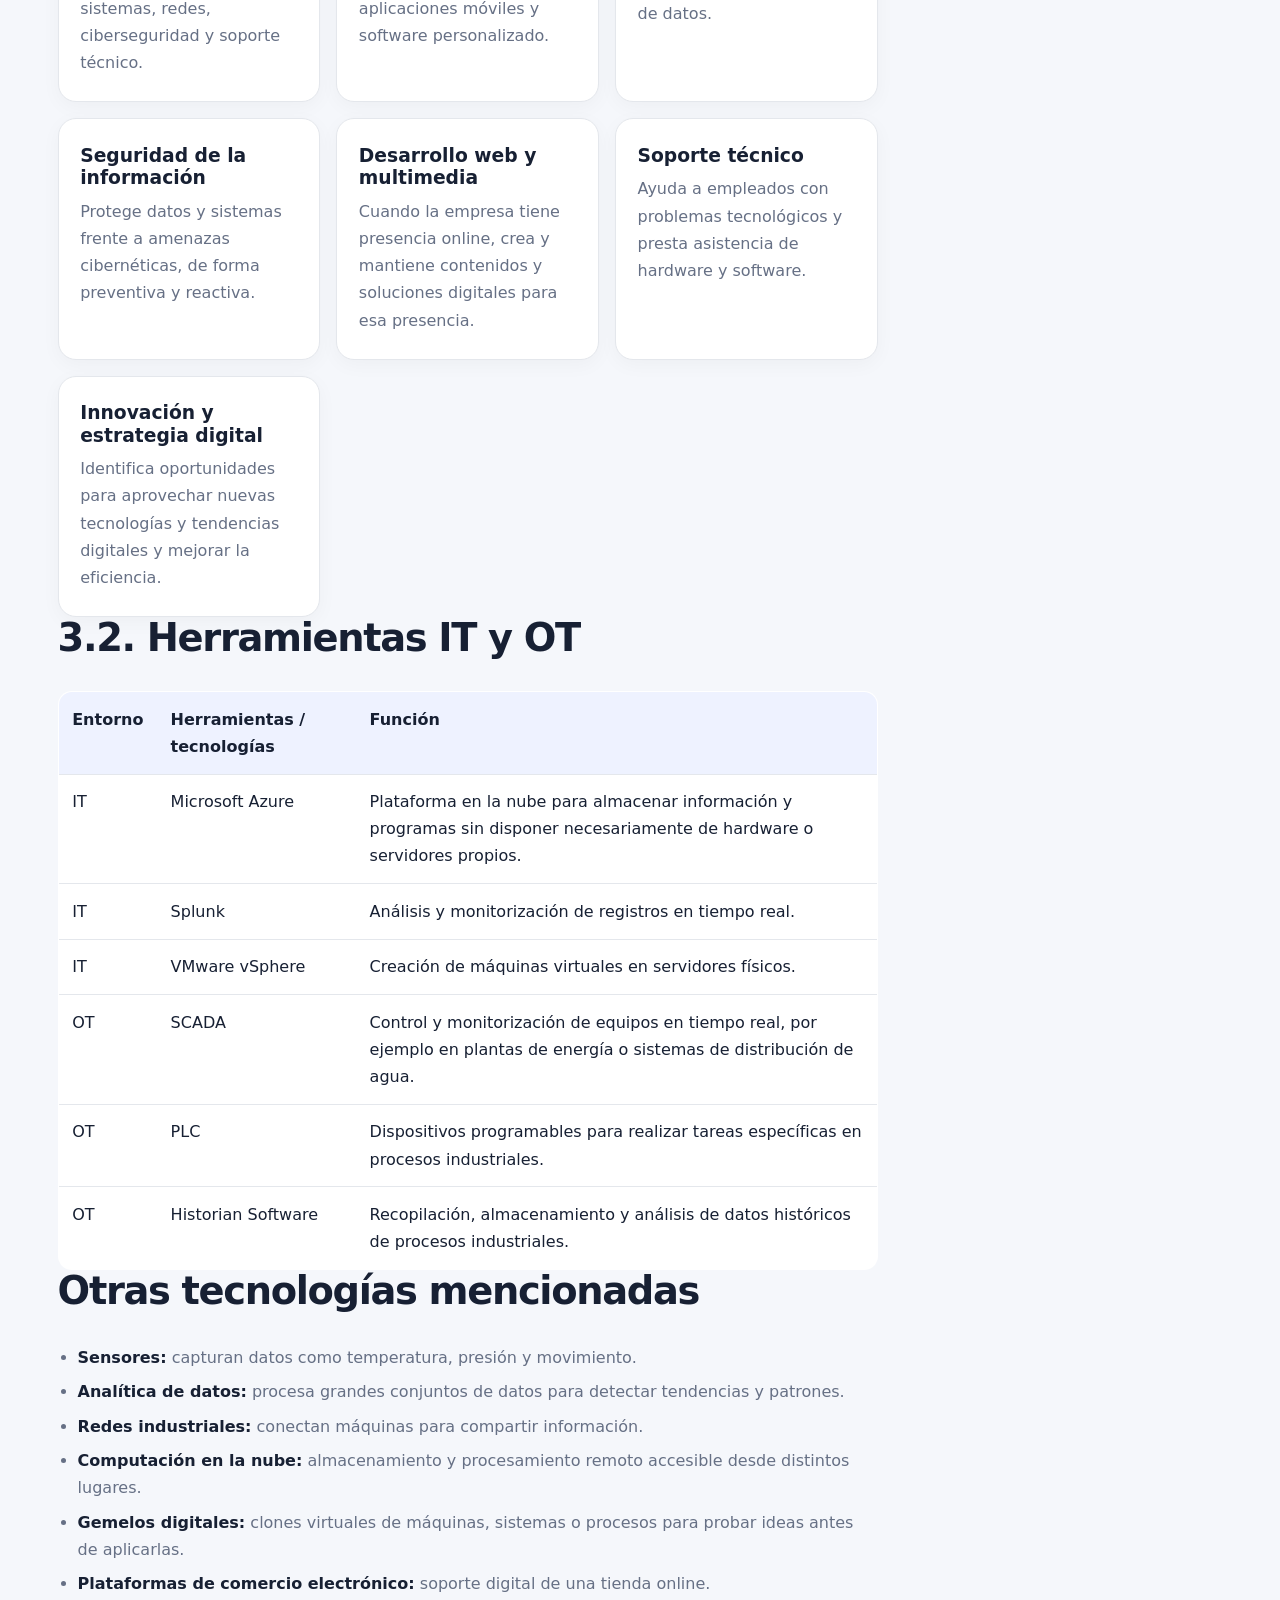
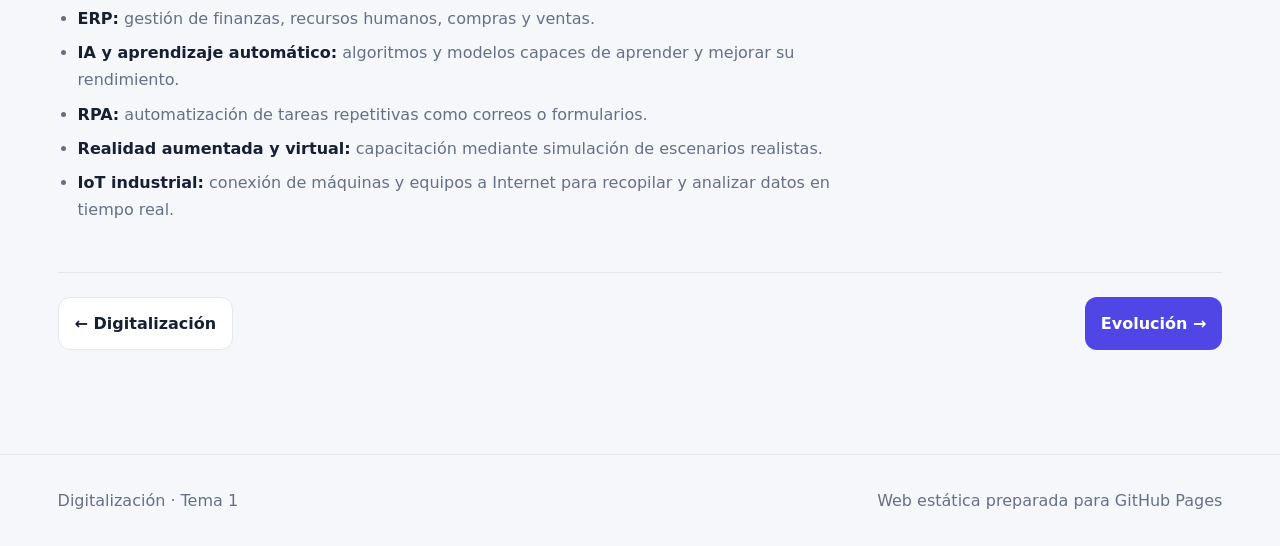
<file: it-ot.html>
<!doctype html><html lang="es"><head><meta charset="utf-8"><meta name="viewport" content="width=device-width,initial-scale=1">
<title>Entornos IT y OT · Digitalización</title><meta name="description" content="Tema 1: Digitalización. Creación de entornos IT y OT. Web educativa basada en el libro aportado.">
<link rel="stylesheet" href="styles.css"></head><body>
<a class="skip" href="#main">Saltar al contenido</a>
<header class="topbar"><nav class="nav">
<a class="logo" href="index.html"><span class="logo-badge">D</span><span>Digitalización · Tema 1</span></a>
<button class="iconbtn menu" data-menu aria-label="Abrir menú">☰</button>
<div class="navlinks">
<a href="index.html">Inicio</a><a href="digitalizacion.html">Digitalización</a>
<a href="it-ot.html">IT & OT</a><a href="evolucion.html">Evolución</a>
<a href="actividades.html">Actividades</a><a href="reto.html">Reto</a><a href="juegos.html">Juegos</a>
</div>
<div class="actions"><button class="iconbtn" data-theme-toggle aria-label="Cambiar tema">◐</button></div>
</nav></header>
<main id="main">
<section class="hero-small"><div class="breadcrumb"><a href="index.html">Inicio</a> / IT & OT</div><span class="eyebrow">02 · Tecnologías empresariales</span>
<h1>¿Qué son las tecnologías IT y OT?</h1><p class="lead">Dos grandes grupos tecnológicos con objetivos distintos que cada vez están más conectados: información y operación.</p></section>
<section class="container">
<div class="grid two">
<div class="card"><span class="badge">IT</span><h2>Tecnología de la información</h2><p>Herramientas digitales enfocadas en el procesamiento de datos y la gestión de la información. El tema la compara con el <strong>cerebro de la empresa</strong>: organiza, comunica, analiza y ayuda a decidir.</p></div>
<div class="card"><span class="badge">OT</span><h2>Tecnología de la operación</h2><p>Herramientas orientadas al control y automatización de procesos físicos en entornos domésticos, industriales y comerciales. Se compara con los <strong>brazos y piernas</strong>: máquinas, robots, sensores y equipos que actúan sobre el mundo físico.</p></div>
</div>
<div class="content">
<h2>2. La conexión IT-OT</h2>
<p>La digitalización puede abarcar tanto la producción como la gestión. La receta de una tarea y los utensilios que la ejecutan sirven como analogía: la información y la operación son distintas, pero su conexión es cada vez mayor.</p>
<div class="callout">Ejemplos IT: algoritmos de un navegador, aplicaciones de análisis de datos, sistemas de traducción simultánea, simulaciones, plataformas colaborativas y otras herramientas de gestión de información.</div>
<div class="callout">Ejemplos OT: sensores de luz o temperatura, cámaras de seguimiento, termostatos, brazos robóticos y vehículos de conducción autónoma.</div>

<h2>2.2. ¿Qué departamentos constituyen entornos IT?</h2>
<p>Las empresas agrupan a sus empleados en departamentos cuyo número y tamaño dependen de la actividad y dimensiones del negocio. La generalización de las tecnologías digitales ha impulsado nuevos departamentos, cuya estructura y nombre pueden variar y que en ocasiones se externalizan.</p>
<div class="grid">
<div class="card"><h3>Infraestructura y sistemas</h3><p>Gestiona la infraestructura y los sistemas informáticos. Incluye administración de sistemas, redes, ciberseguridad y soporte técnico.</p></div>
<div class="card"><h3>Desarrollo de software</h3><p>Crea programas y aplicaciones para optimizar la empresa: desarrollo web, aplicaciones móviles y software personalizado.</p></div>
<div class="card"><h3>Datos</h3><p>Recopila, almacena y gestiona información. Puede incluir analistas, científicos de datos y administradores de bases de datos.</p></div>
<div class="card"><h3>Seguridad de la información</h3><p>Protege datos y sistemas frente a amenazas cibernéticas, de forma preventiva y reactiva.</p></div>
<div class="card"><h3>Desarrollo web y multimedia</h3><p>Cuando la empresa tiene presencia online, crea y mantiene contenidos y soluciones digitales para esa presencia.</p></div>
<div class="card"><h3>Soporte técnico</h3><p>Ayuda a empleados con problemas tecnológicos y presta asistencia de hardware y software.</p></div>
<div class="card"><h3>Innovación y estrategia digital</h3><p>Identifica oportunidades para aprovechar nuevas tecnologías y tendencias digitales y mejorar la eficiencia.</p></div>
</div>

<h2>3.2. Herramientas IT y OT</h2>
<table><thead><tr><th>Entorno</th><th>Herramientas / tecnologías</th><th>Función</th></tr></thead><tbody>
<tr><td>IT</td><td>Microsoft Azure</td><td>Plataforma en la nube para almacenar información y programas sin disponer necesariamente de hardware o servidores propios.</td></tr>
<tr><td>IT</td><td>Splunk</td><td>Análisis y monitorización de registros en tiempo real.</td></tr>
<tr><td>IT</td><td>VMware vSphere</td><td>Creación de máquinas virtuales en servidores físicos.</td></tr>
<tr><td>OT</td><td>SCADA</td><td>Control y monitorización de equipos en tiempo real, por ejemplo en plantas de energía o sistemas de distribución de agua.</td></tr>
<tr><td>OT</td><td>PLC</td><td>Dispositivos programables para realizar tareas específicas en procesos industriales.</td></tr>
<tr><td>OT</td><td>Historian Software</td><td>Recopilación, almacenamiento y análisis de datos históricos de procesos industriales.</td></tr>
</tbody></table>

<h2>Otras tecnologías mencionadas</h2>
<ul class="list">
<li><strong>Sensores:</strong> capturan datos como temperatura, presión y movimiento.</li>
<li><strong>Analítica de datos:</strong> procesa grandes conjuntos de datos para detectar tendencias y patrones.</li>
<li><strong>Redes industriales:</strong> conectan máquinas para compartir información.</li>
<li><strong>Computación en la nube:</strong> almacenamiento y procesamiento remoto accesible desde distintos lugares.</li>
<li><strong>Gemelos digitales:</strong> clones virtuales de máquinas, sistemas o procesos para probar ideas antes de aplicarlas.</li>
<li><strong>Plataformas de comercio electrónico:</strong> soporte digital de una tienda online.</li>
<li><strong>ERP:</strong> gestión de finanzas, recursos humanos, compras y ventas.</li>
<li><strong>IA y aprendizaje automático:</strong> algoritmos y modelos capaces de aprender y mejorar su rendimiento.</li>
<li><strong>RPA:</strong> automatización de tareas repetitivas como correos o formularios.</li>
<li><strong>Realidad aumentada y virtual:</strong> capacitación mediante simulación de escenarios realistas.</li>
<li><strong>IoT industrial:</strong> conexión de máquinas y equipos a Internet para recopilar y analizar datos en tiempo real.</li>
</ul>
</div>
<div class="page-nav"><a class="btn secondary" href="digitalizacion.html">← Digitalización</a><a class="btn" href="evolucion.html">Evolución →</a></div>
</section>
</main>
<footer><div class="footer"><span>Digitalización · Tema 1</span><span>Web estática preparada para GitHub Pages</span></div></footer>
<script src="app.js"></script></body></html>
</file>
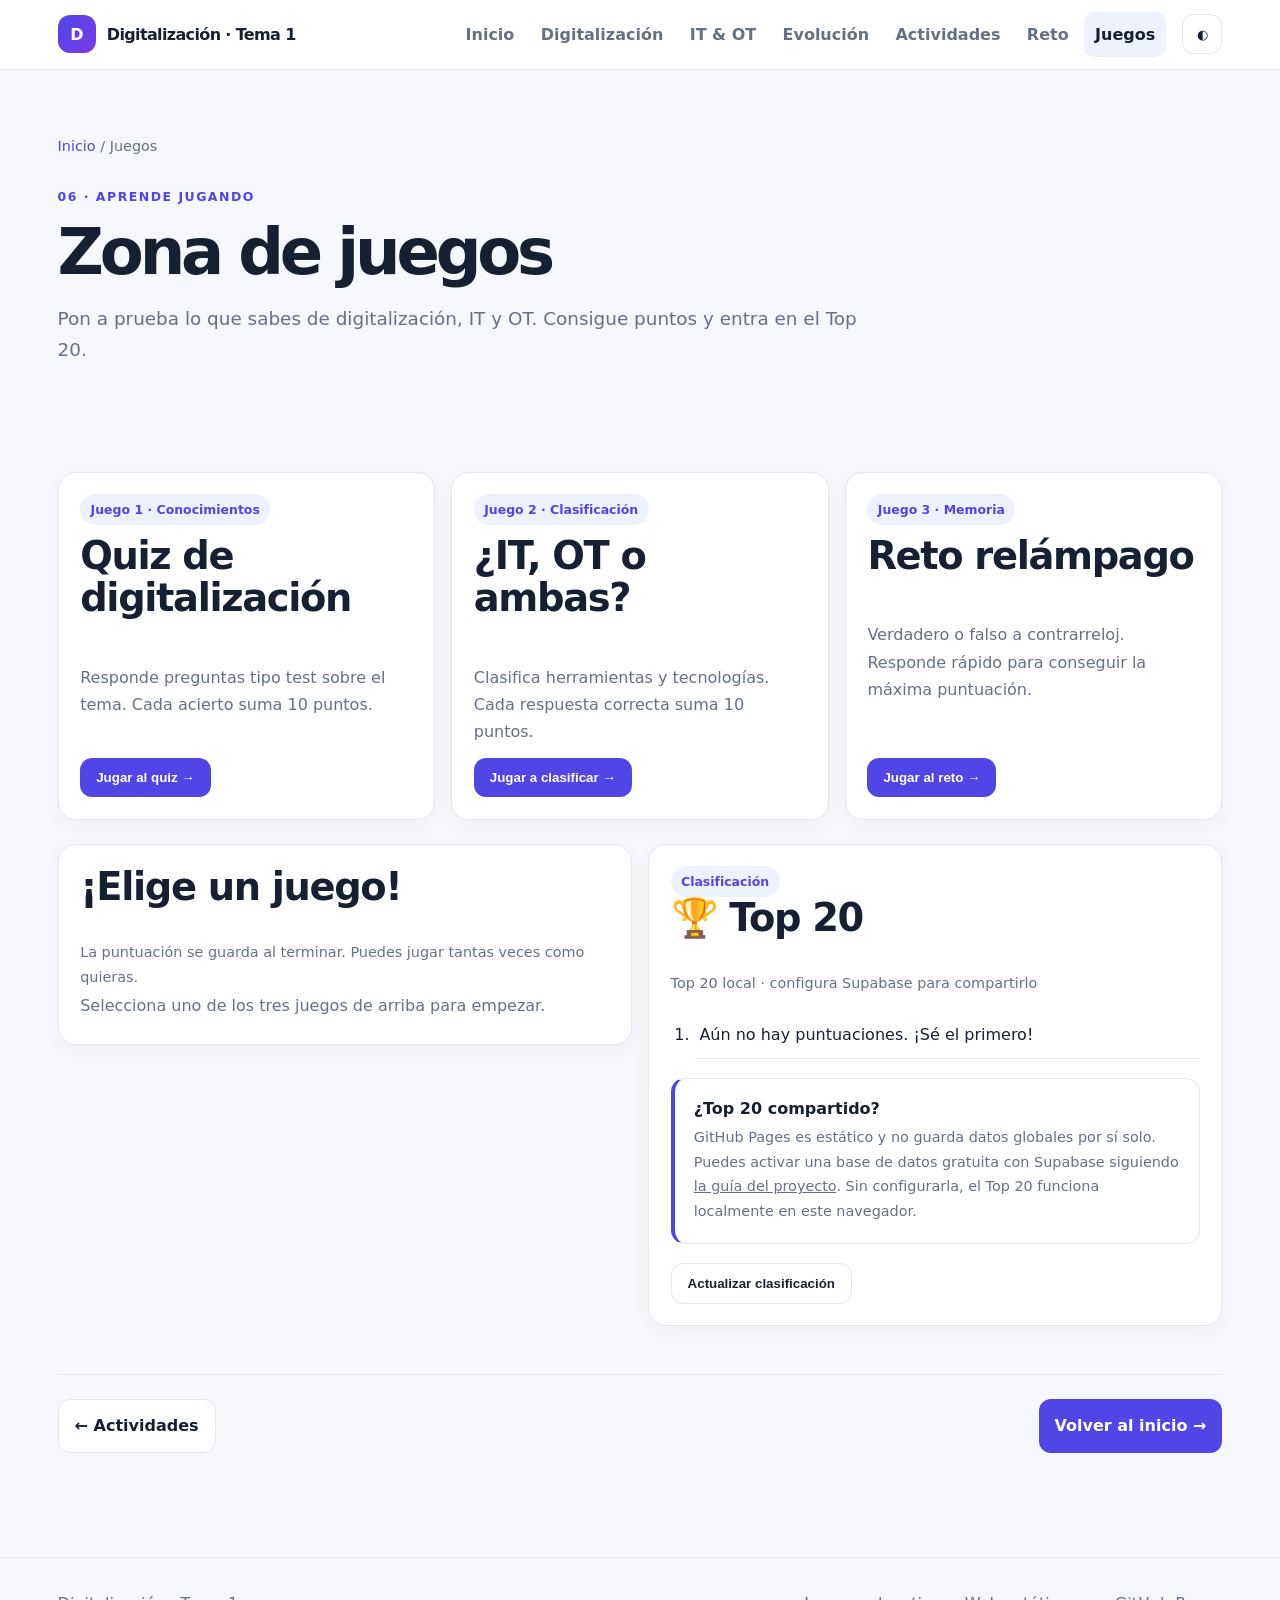
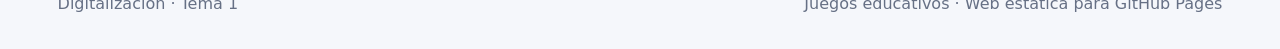
<file: juegos.html>
<!doctype html>
<html lang="es"><head><meta charset="utf-8"><meta name="viewport" content="width=device-width,initial-scale=1">
<title>Juegos y Top 20 · Digitalización</title><meta name="description" content="Juegos educativos de digitalización, IT y OT con puntuación y clasificación.">
<link rel="stylesheet" href="styles.css"></head><body>
<a class="skip" href="#main">Saltar al contenido</a>
<header class="topbar"><nav class="nav">
<a class="logo" href="index.html"><span class="logo-badge">D</span><span>Digitalización · Tema 1</span></a>
<button class="iconbtn menu" data-menu aria-label="Abrir menú">☰</button>
<div class="navlinks"><a href="index.html">Inicio</a><a href="digitalizacion.html">Digitalización</a><a href="it-ot.html">IT & OT</a><a href="evolucion.html">Evolución</a><a href="actividades.html">Actividades</a><a href="reto.html">Reto</a><a href="juegos.html" class="active">Juegos</a></div>
<div class="actions"><button class="iconbtn" data-theme-toggle aria-label="Cambiar tema">◐</button></div>
</nav></header>
<main id="main">
<section class="hero-small"><div class="breadcrumb"><a href="index.html">Inicio</a> / Juegos</div><span class="eyebrow">06 · Aprende jugando</span>
<h1>Zona de juegos</h1><p class="lead">Pon a prueba lo que sabes de digitalización, IT y OT. Consigue puntos y entra en el Top 20.</p></section>
<section class="container">
<div class="grid games-grid">
<article class="card game-card"><span class="badge">Juego 1 · Conocimientos</span><h2>Quiz de digitalización</h2><p>Responde preguntas tipo test sobre el tema. Cada acierto suma 10 puntos.</p><button class="btn" data-start="quiz">Jugar al quiz →</button></article>
<article class="card game-card"><span class="badge">Juego 2 · Clasificación</span><h2>¿IT, OT o ambas?</h2><p>Clasifica herramientas y tecnologías. Cada respuesta correcta suma 10 puntos.</p><button class="btn" data-start="classify">Jugar a clasificar →</button></article>
<article class="card game-card"><span class="badge">Juego 3 · Memoria</span><h2>Reto relámpago</h2><p>Verdadero o falso a contrarreloj. Responde rápido para conseguir la máxima puntuación.</p><button class="btn" data-start="rapid">Jugar al reto →</button></article>
</div>
<div class="grid two games-lower">
<section class="card"><h2 id="game-title">¡Elige un juego!</h2><p id="game-intro" class="small">La puntuación se guarda al terminar. Puedes jugar tantas veces como quieras.</p><div id="game-area" aria-live="polite"><p>Selecciona uno de los tres juegos de arriba para empezar.</p></div></section>
<section class="card"><span class="badge">Clasificación</span><h2>🏆 Top 20</h2><p class="small" id="leaderboard-mode">Top 20 local · configura Supabase para compartirlo</p><ol id="top-three" class="leaderboard"><li>Aún no hay puntuaciones. ¡Sé el primero!</li></ol>
<div class="callout"><strong>¿Top 20 compartido?</strong><p class="small">GitHub Pages es estático y no guarda datos globales por sí solo. Puedes activar una base de datos gratuita con Supabase siguiendo <a href="README.md#activar-el-top-20-global-con-supabase"><u>la guía del proyecto</u></a>. Sin configurarla, el Top 20 funciona localmente en este navegador.</p></div>
<button class="btn secondary" id="refresh-scores" type="button">Actualizar clasificación</button></section>
</div>
<div class="page-nav"><a class="btn secondary" href="actividades.html">← Actividades</a><a class="btn" href="index.html">Volver al inicio →</a></div>
</section></main>
<footer><div class="footer"><span>Digitalización · Tema 1</span><span>Juegos educativos · Web estática para GitHub Pages</span></div></footer>
<script src="app.js"></script><script src="supabase-config.js"></script><script src="games.js"></script></body></html>
</file>
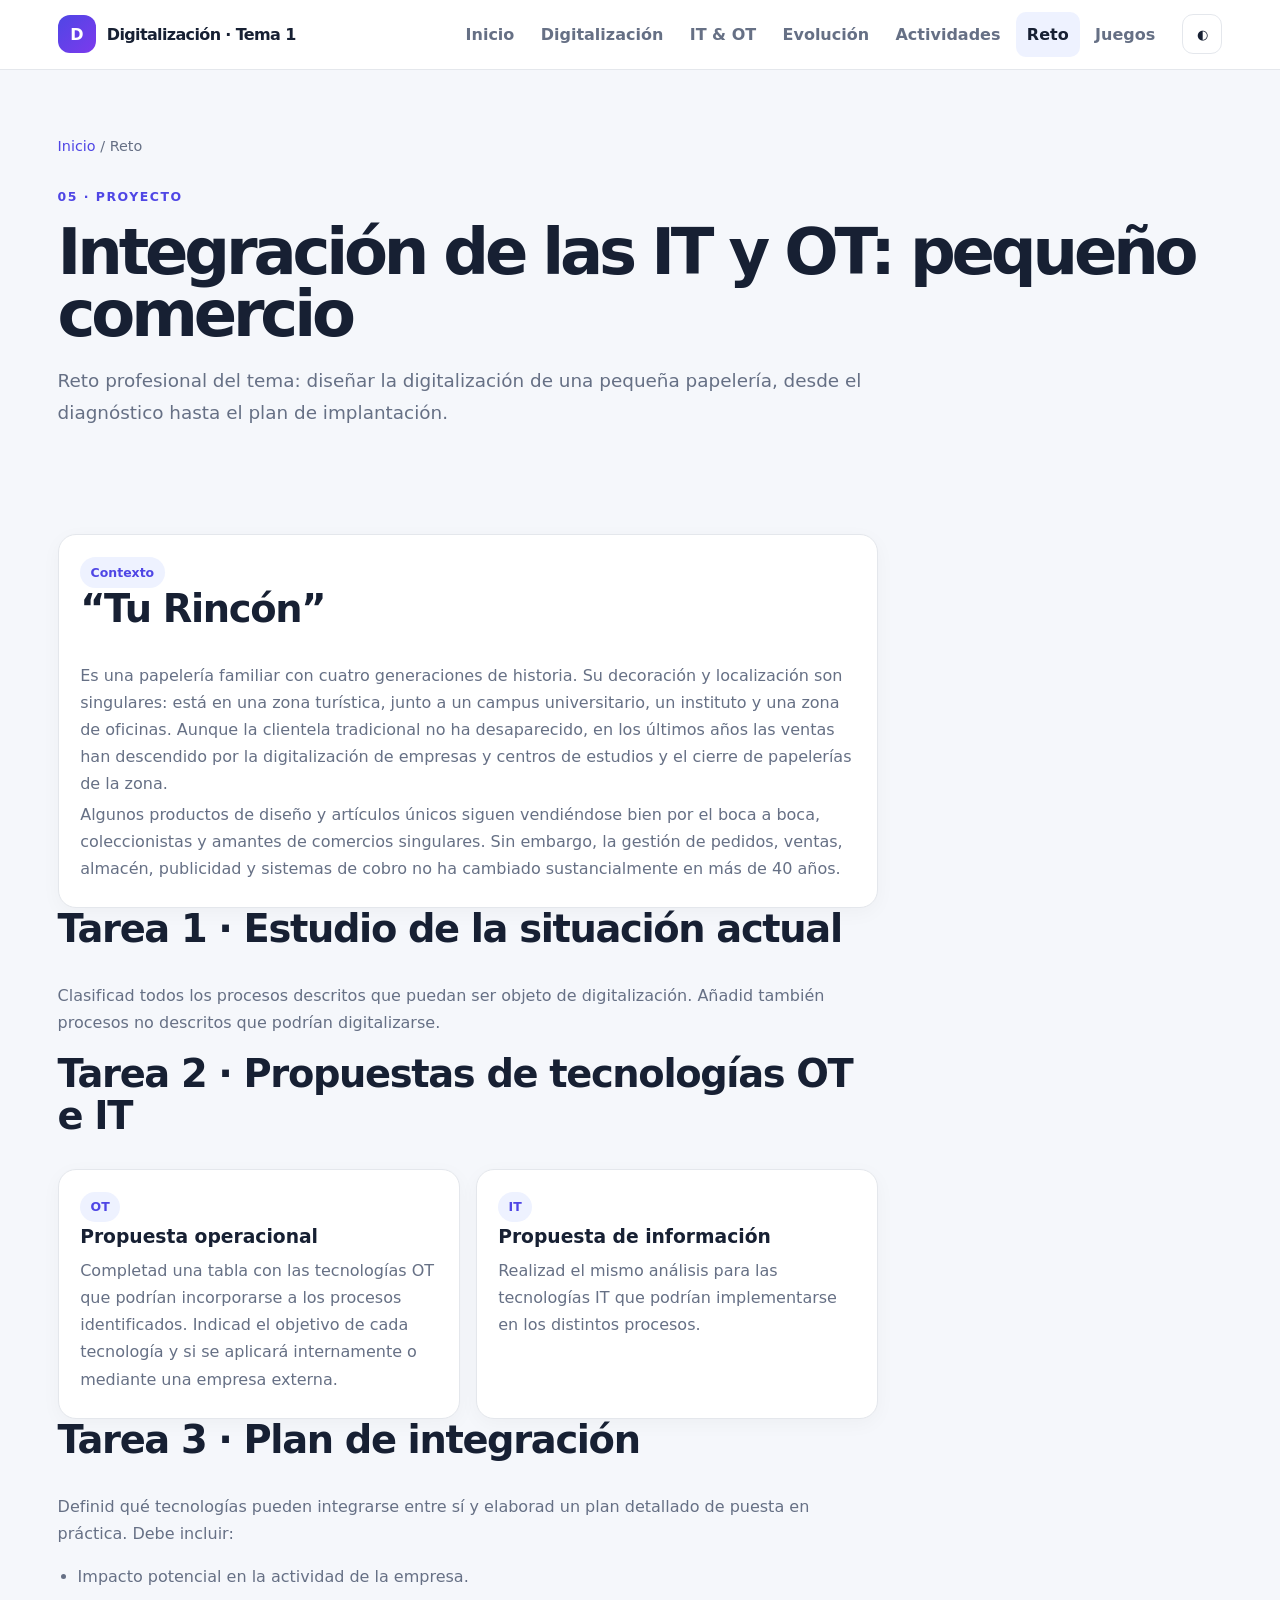
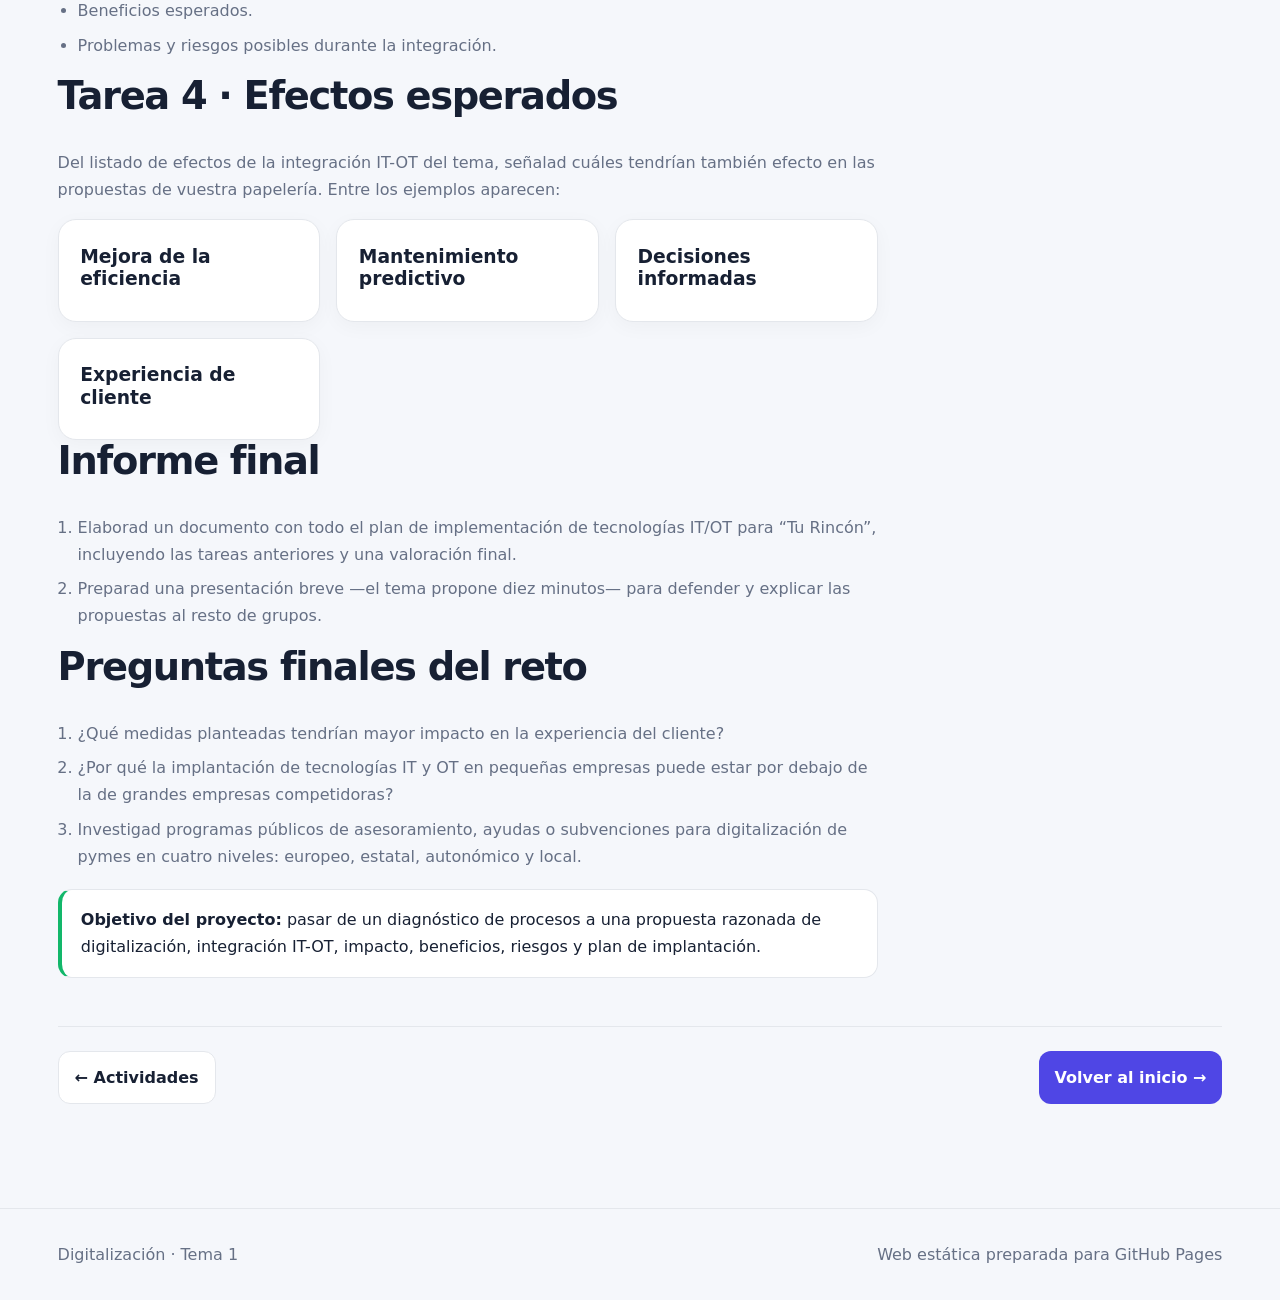
<file: reto.html>
<!doctype html><html lang="es"><head><meta charset="utf-8"><meta name="viewport" content="width=device-width,initial-scale=1">
<title>Reto profesional · Digitalización</title><meta name="description" content="Tema 1: Digitalización. Creación de entornos IT y OT. Web educativa basada en el libro aportado.">
<link rel="stylesheet" href="styles.css"></head><body>
<a class="skip" href="#main">Saltar al contenido</a>
<header class="topbar"><nav class="nav">
<a class="logo" href="index.html"><span class="logo-badge">D</span><span>Digitalización · Tema 1</span></a>
<button class="iconbtn menu" data-menu aria-label="Abrir menú">☰</button>
<div class="navlinks">
<a href="index.html">Inicio</a><a href="digitalizacion.html">Digitalización</a>
<a href="it-ot.html">IT & OT</a><a href="evolucion.html">Evolución</a>
<a href="actividades.html">Actividades</a><a href="reto.html">Reto</a><a href="juegos.html">Juegos</a>
</div>
<div class="actions"><button class="iconbtn" data-theme-toggle aria-label="Cambiar tema">◐</button></div>
</nav></header>
<main id="main">
<section class="hero-small"><div class="breadcrumb"><a href="index.html">Inicio</a> / Reto</div><span class="eyebrow">05 · Proyecto</span>
<h1>Integración de las IT y OT: pequeño comercio</h1><p class="lead">Reto profesional del tema: diseñar la digitalización de una pequeña papelería, desde el diagnóstico hasta el plan de implantación.</p></section>
<section class="container">
<div class="content">
<div class="card"><span class="badge">Contexto</span><h2>“Tu Rincón”</h2>
<p>Es una papelería familiar con cuatro generaciones de historia. Su decoración y localización son singulares: está en una zona turística, junto a un campus universitario, un instituto y una zona de oficinas. Aunque la clientela tradicional no ha desaparecido, en los últimos años las ventas han descendido por la digitalización de empresas y centros de estudios y el cierre de papelerías de la zona.</p>
<p>Algunos productos de diseño y artículos únicos siguen vendiéndose bien por el boca a boca, coleccionistas y amantes de comercios singulares. Sin embargo, la gestión de pedidos, ventas, almacén, publicidad y sistemas de cobro no ha cambiado sustancialmente en más de 40 años.</p></div>

<h2>Tarea 1 · Estudio de la situación actual</h2>
<p>Clasificad todos los procesos descritos que puedan ser objeto de digitalización. Añadid también procesos no descritos que podrían digitalizarse.</p>

<h2>Tarea 2 · Propuestas de tecnologías OT e IT</h2>
<div class="grid two">
<div class="card"><span class="badge">OT</span><h3>Propuesta operacional</h3><p>Completad una tabla con las tecnologías OT que podrían incorporarse a los procesos identificados. Indicad el objetivo de cada tecnología y si se aplicará internamente o mediante una empresa externa.</p></div>
<div class="card"><span class="badge">IT</span><h3>Propuesta de información</h3><p>Realizad el mismo análisis para las tecnologías IT que podrían implementarse en los distintos procesos.</p></div>
</div>

<h2>Tarea 3 · Plan de integración</h2>
<p>Definid qué tecnologías pueden integrarse entre sí y elaborad un plan detallado de puesta en práctica. Debe incluir:</p>
<ul class="list"><li>Impacto potencial en la actividad de la empresa.</li><li>Beneficios esperados.</li><li>Problemas y riesgos posibles durante la integración.</li></ul>

<h2>Tarea 4 · Efectos esperados</h2>
<p>Del listado de efectos de la integración IT-OT del tema, señalad cuáles tendrían también efecto en las propuestas de vuestra papelería. Entre los ejemplos aparecen:</p>
<div class="grid"><div class="card"><h3>Mejora de la eficiencia</h3></div><div class="card"><h3>Mantenimiento predictivo</h3></div><div class="card"><h3>Decisiones informadas</h3></div><div class="card"><h3>Experiencia de cliente</h3></div></div>

<h2>Informe final</h2>
<ol class="list"><li>Elaborad un documento con todo el plan de implementación de tecnologías IT/OT para “Tu Rincón”, incluyendo las tareas anteriores y una valoración final.</li><li>Preparad una presentación breve —el tema propone diez minutos— para defender y explicar las propuestas al resto de grupos.</li></ol>

<h2>Preguntas finales del reto</h2>
<ol class="list"><li>¿Qué medidas planteadas tendrían mayor impacto en la experiencia del cliente?</li><li>¿Por qué la implantación de tecnologías IT y OT en pequeñas empresas puede estar por debajo de la de grandes empresas competidoras?</li><li>Investigad programas públicos de asesoramiento, ayudas o subvenciones para digitalización de pymes en cuatro niveles: europeo, estatal, autonómico y local.</li></ol>

<div class="callout ok"><strong>Objetivo del proyecto:</strong> pasar de un diagnóstico de procesos a una propuesta razonada de digitalización, integración IT-OT, impacto, beneficios, riesgos y plan de implantación.</div>
</div>
<div class="page-nav"><a class="btn secondary" href="actividades.html">← Actividades</a><a class="btn" href="index.html">Volver al inicio →</a></div>
</section>
</main>
<footer><div class="footer"><span>Digitalización · Tema 1</span><span>Web estática preparada para GitHub Pages</span></div></footer>
<script src="app.js"></script></body></html>
</file>
<file: styles.css>
:root{
  --bg:#f5f7fb; --surface:#fff; --surface2:#eef2ff; --text:#172033; --muted:#667085;
  --primary:#4f46e5; --primary2:#7c3aed; --border:#e4e7ec; --shadow:0 14px 40px rgba(16,24,40,.08);
  --ok:#087443; --warn:#b54708;
}
[data-theme="dark"]{
  --bg:#0b1020; --surface:#12182a; --surface2:#1b2340; --text:#eef2ff; --muted:#aab3c5;
  --primary:#818cf8; --primary2:#a78bfa; --border:#29324a; --shadow:0 18px 45px rgba(0,0,0,.25);
}
*{box-sizing:border-box} html{scroll-behavior:smooth}
body{margin:0;background:var(--bg);color:var(--text);font:16px/1.7 Inter,ui-sans-serif,system-ui,-apple-system,BlinkMacSystemFont,"Segoe UI",sans-serif}
a{color:inherit;text-decoration:none}.skip{position:absolute;left:-9999px}.skip:focus{left:1rem;top:1rem;z-index:1000}
.topbar{position:sticky;top:0;z-index:50;background:color-mix(in srgb,var(--surface) 92%,transparent);backdrop-filter:blur(16px);border-bottom:1px solid var(--border)}
.nav{max-width:1200px;margin:auto;display:flex;align-items:center;gap:1rem;padding:.75rem 1.1rem}
.logo{font-weight:900;letter-spacing:-.04em;display:flex;align-items:center;gap:.7rem;min-width:240px}
.logo-badge{width:38px;height:38px;border-radius:12px;background:linear-gradient(135deg,var(--primary),var(--primary2));display:grid;place-items:center;color:white;font-weight:900}
.navlinks{display:flex;gap:.25rem;flex:1;justify-content:flex-end}.navlinks a{padding:.55rem .7rem;border-radius:10px;color:var(--muted);font-weight:650}.navlinks a:hover,.navlinks a.active{background:var(--surface2);color:var(--text)}
.actions{display:flex;gap:.45rem}.iconbtn{border:1px solid var(--border);background:var(--surface);color:var(--text);width:40px;height:40px;border-radius:11px;cursor:pointer}
.menu{display:none}
.hero{background:radial-gradient(circle at 80% 10%,rgba(124,58,237,.22),transparent 30%),radial-gradient(circle at 10% 20%,rgba(79,70,229,.18),transparent 28%)}
.hero-inner{max-width:1200px;margin:auto;padding:6rem 1.1rem 4rem;display:grid;grid-template-columns:1.25fr .75fr;gap:3rem;align-items:center}
.eyebrow{color:var(--primary);font-weight:800;text-transform:uppercase;letter-spacing:.12em;font-size:.78rem}
h1{font-size:clamp(2.5rem,6vw,5rem);line-height:.98;letter-spacing:-.065em;margin:.7rem 0 1.2rem}
h2{font-size:clamp(1.7rem,3vw,2.4rem);line-height:1.1;letter-spacing:-.035em;margin-top:0}h3{line-height:1.2}
.lead{font-size:1.15rem;color:var(--muted);max-width:70ch}.hero-card{background:var(--surface);border:1px solid var(--border);border-radius:24px;padding:1.5rem;box-shadow:var(--shadow)}
.hero-card .metric{display:flex;justify-content:space-between;padding:.9rem 0;border-bottom:1px solid var(--border)}.metric:last-child{border:0}
.container{max-width:1200px;margin:auto;padding:3.5rem 1.1rem}
.grid{display:grid;grid-template-columns:repeat(3,1fr);gap:1rem}.grid.two{grid-template-columns:repeat(2,1fr)}
.card{background:var(--surface);border:1px solid var(--border);border-radius:18px;padding:1.35rem;box-shadow:0 5px 20px rgba(16,24,40,.035)}
.card:hover{transform:translateY(-2px);transition:.2s}.card h3{margin:.25rem 0 .5rem}.card p{color:var(--muted);margin:.2rem 0}
.badge{display:inline-flex;align-items:center;gap:.35rem;border-radius:999px;padding:.3rem .65rem;background:var(--surface2);color:var(--primary);font-size:.78rem;font-weight:800}
.section-head{display:flex;justify-content:space-between;gap:1rem;align-items:end;margin-bottom:1.4rem}
.content{max-width:820px}.content p{color:var(--muted)}.content strong{color:var(--text)}
.callout{border:1px solid var(--border);border-left:4px solid var(--primary);background:var(--surface);border-radius:14px;padding:1rem 1.2rem;margin:1.2rem 0}
.callout.warn{border-left-color:#f79009}.callout.ok{border-left-color:#12b76a}
.list{padding-left:1.25rem}.list li{margin:.45rem 0;color:var(--muted)}
.steps{counter-reset:step;display:grid;gap:.8rem}.step{counter-increment:step;display:grid;grid-template-columns:42px 1fr;gap:1rem;align-items:start}.step:before{content:counter(step);width:42px;height:42px;border-radius:12px;background:var(--surface2);color:var(--primary);display:grid;place-items:center;font-weight:900}
table{width:100%;border-collapse:collapse;background:var(--surface);border:1px solid var(--border);border-radius:14px;overflow:hidden}th,td{text-align:left;padding:.85rem;border-bottom:1px solid var(--border);vertical-align:top}th{background:var(--surface2)}
.timeline{position:relative;margin:1rem 0}.timeline:before{content:"";position:absolute;left:17px;top:0;bottom:0;width:2px;background:var(--border)}.tl{position:relative;padding:0 0 1.5rem 55px}.tl:before{content:"";position:absolute;left:9px;top:4px;width:18px;height:18px;border-radius:50%;background:var(--primary);box-shadow:0 0 0 5px var(--surface2)}.tl .year{font-weight:900;color:var(--primary)}
.breadcrumb{font-size:.9rem;color:var(--muted);margin-bottom:1.5rem}.breadcrumb a{color:var(--primary)}
.hero-small{padding:4rem 1.1rem 2rem;max-width:1200px;margin:auto}.hero-small h1{font-size:clamp(2.3rem,5vw,4rem)}
footer{border-top:1px solid var(--border);margin-top:3rem}.footer{max-width:1200px;margin:auto;padding:2rem 1.1rem;color:var(--muted);display:flex;justify-content:space-between;gap:1rem;flex-wrap:wrap}
.searchbox{display:flex;gap:.5rem;margin:1rem 0 2rem}.searchbox input{flex:1;padding:.9rem 1rem;border:1px solid var(--border);border-radius:12px;background:var(--surface);color:var(--text);font:inherit}
.btn{display:inline-flex;align-items:center;gap:.5rem;padding:.75rem 1rem;border-radius:12px;background:var(--primary);color:white;font-weight:800;border:0;cursor:pointer}.btn.secondary{background:var(--surface);color:var(--text);border:1px solid var(--border)}
.quote{font-size:1.2rem;font-weight:750;letter-spacing:-.02em}
details{background:var(--surface);border:1px solid var(--border);border-radius:14px;padding:.9rem 1rem;margin:.65rem 0}summary{cursor:pointer;font-weight:800}
.small{font-size:.9rem;color:var(--muted)}
.page-nav{display:flex;justify-content:space-between;gap:1rem;margin-top:3rem;padding-top:1.5rem;border-top:1px solid var(--border)}
@media(max-width:900px){.hero-inner{grid-template-columns:1fr}.grid{grid-template-columns:1fr 1fr}.navlinks{display:none}.menu{display:block}.logo{min-width:0}.nav.open .navlinks{display:flex;position:absolute;left:0;right:0;top:58px;background:var(--surface);padding:1rem;flex-direction:column;border-bottom:1px solid var(--border)}}
@media(max-width:650px){.grid,.grid.two{grid-template-columns:1fr}.container{padding:2.5rem 1rem}.hero-inner{padding:4rem 1rem 2.5rem}.nav{padding:.65rem 1rem}}


/* Zona de juegos: añadida sin alterar los estilos originales */
.games-grid{grid-template-columns:repeat(3,1fr);align-items:stretch}
.game-card{display:flex;flex-direction:column;align-items:flex-start;gap:.6rem}
.game-card p{flex:1}
.games-lower{margin-top:1.5rem;align-items:start}
.game-question{padding:1rem 0;border-bottom:1px solid var(--border)}
.game-question h3{margin:.2rem 0 1rem}
.answer-list{display:grid;gap:.65rem}
.answer-btn{width:100%;text-align:left;padding:.8rem 1rem;border:1px solid var(--border);border-radius:12px;background:var(--surface);color:var(--text);font:inherit;cursor:pointer}
.answer-btn:hover:not(:disabled){border-color:var(--primary);background:var(--surface2)}
.answer-btn:disabled{cursor:default;opacity:.85}
.answer-btn.correct{border-color:#12b76a;background:rgba(18,183,106,.12)}
.answer-btn.incorrect{border-color:#f04438;background:rgba(240,68,56,.1)}
.game-status{display:flex;justify-content:space-between;gap:1rem;flex-wrap:wrap;margin:.8rem 0;font-weight:800}
.game-feedback{min-height:2rem;color:var(--muted)}
.leaderboard{padding-left:1.5rem}
.leaderboard li{padding:.6rem .3rem;border-bottom:1px solid var(--border)}
.score-name{font-weight:850}
.score-points{float:right;color:var(--primary);font-weight:900}
.player-form{display:flex;gap:.6rem;flex-wrap:wrap;margin-top:1rem}
.player-form input{flex:1;min-width:140px;padding:.75rem;border:1px solid var(--border);border-radius:10px;background:var(--surface);color:var(--text);font:inherit}
@media(max-width:900px){.games-grid{grid-template-columns:1fr 1fr}}
@media(max-width:650px){.games-grid,.games-lower{grid-template-columns:1fr}}
</file>
